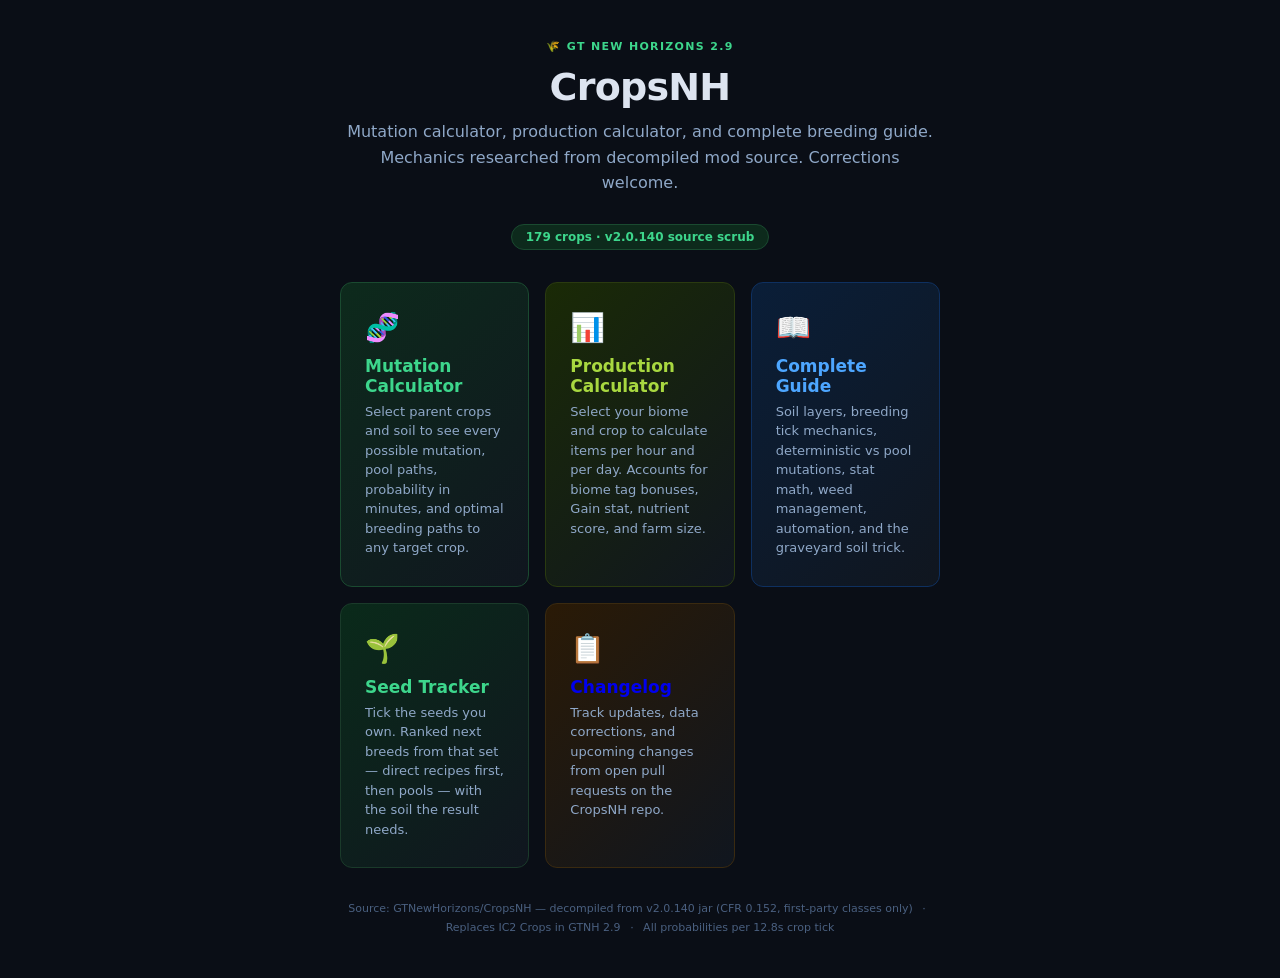
<file: index.html>
<!DOCTYPE html>
<html lang="en">
<head>
<meta charset="UTF-8">
<meta name="viewport" content="width=device-width, initial-scale=1.0">
<title>CropsNH — GTNH 2.9</title>
<link rel="icon" href="data:image/svg+xml,<svg xmlns='http://www.w3.org/2000/svg' viewBox='0 0 32 32'><rect width='32' height='32' rx='6' fill='%230d2a1c'/><text x='16' y='24' font-size='20' text-anchor='middle'>🌾</text></svg>">
<style>
  :root {
    --bg:#0a0e16;--bg2:#10161f;--bg3:#171e2a;
    --bdr:#263040;--tx:#dde4f0;--tx2:#8fa8c8;--tx3:#4a6080;
    --grn:#3dd68c;--grn-d:#0d2a1c;--grn-b:#1a4a30;
    --blu:#4da6ff;--blu-d:#0a1e38;--blu-b:#0e3060;
    --amb:#f5a623;--amb-d:#2a1a06;--amb-b:#4a300a;
  }
  *{box-sizing:border-box;margin:0;padding:0}
  body{background:var(--bg);color:var(--tx);font-family:'Segoe UI',system-ui,sans-serif;min-height:100vh;display:flex;flex-direction:column;align-items:center;justify-content:center;padding:40px 20px}
  .wrap{max-width:600px;width:100%;text-align:center}
  .tag{font-size:11px;font-weight:700;text-transform:uppercase;letter-spacing:.12em;color:var(--grn);margin-bottom:12px}
  h1{font-size:38px;font-weight:800;letter-spacing:-.02em;margin-bottom:10px}
  .sub{font-size:16px;color:var(--tx2);margin-bottom:28px;line-height:1.6}
  .verified-badge{display:inline-flex;align-items:center;gap:6px;background:var(--grn-d);border:1px solid var(--grn-b);color:var(--grn);font-size:12px;padding:5px 14px;border-radius:20px;font-weight:600;margin-bottom:32px}
  .cards{display:grid;gap:16px;margin-bottom:32px}
  .card{display:block;background:var(--bg2);border:1px solid var(--bdr);border-radius:12px;padding:28px 24px;text-decoration:none;transition:all .15s;text-align:left}
  .card:hover{border-color:var(--bdr);transform:translateY(-2px)}
  .card.primary{border-color:var(--grn-b);background:linear-gradient(135deg,var(--grn-d),var(--bg2))}
  .card.primary:hover{border-color:var(--grn)}
  .card.secondary{border-color:var(--blu-b);background:linear-gradient(135deg,var(--blu-d),var(--bg2))}
  .card.secondary:hover{border-color:var(--blu)}
  .card-icon{font-size:28px;margin-bottom:12px}
  .card-title{font-size:17px;font-weight:700;margin-bottom:6px}
  .card.primary .card-title{color:var(--grn)}
  .card.secondary .card-title{color:var(--blu)}
  .card-desc{font-size:13px;color:var(--tx2);line-height:1.5}
  .meta{font-size:11px;color:var(--tx3);line-height:1.7}
  .meta a{color:var(--tx3);text-decoration:none}
  .meta a:hover{color:var(--tx2)}
  .dot{margin:0 6px}
  @media(max-width:500px){.cards{grid-template-columns:1fr!important}}
</style>
</head>
<body>
<div class="wrap">
  <div class="tag">🌾 GT New Horizons 2.9</div>
  <h1>CropsNH</h1>
  <p class="sub">Mutation calculator, production calculator, and complete breeding guide.<br>Mechanics researched from decompiled mod source. Corrections welcome.</p>
  <div class="verified-badge">179 crops · v2.0.140 source scrub</div>
  <div class="cards" style="grid-template-columns:repeat(3,1fr)">
    <a href="calculator.html" class="card primary">
      <div class="card-icon">🧬</div>
      <div class="card-title">Mutation Calculator</div>
      <div class="card-desc">Select parent crops and soil to see every possible mutation, pool paths, probability in minutes, and optimal breeding paths to any target crop.</div>
    </a>
    <a href="production.html" class="card" style="border-color:#2a3a10;background:linear-gradient(135deg,#1a2a06,#10161f)">
      <div class="card-icon">📊</div>
      <div class="card-title" style="color:#a8d840">Production Calculator</div>
      <div class="card-desc">Select your biome and crop to calculate items per hour and per day. Accounts for biome tag bonuses, Gain stat, nutrient score, and farm size.</div>
    </a>
    <a href="guide.html" class="card secondary">
      <div class="card-icon">📖</div>
      <div class="card-title">Complete Guide</div>
      <div class="card-desc">Soil layers, breeding tick mechanics, deterministic vs pool mutations, stat math, weed management, automation, and the graveyard soil trick.</div>
    </a>
    <a href="collection.html" class="card" style="border-color:#1a3a2a;background:linear-gradient(135deg,#0a2a1a,#10161f)">
      <div class="card-icon">🌱</div>
      <div class="card-title" style="color:var(--grn)">Seed Tracker</div>
      <div class="card-desc">Tick the seeds you own. Ranked next breeds from that set — direct recipes first, then pools — with the soil the result needs.</div>
    </a>
    <a href="changelog.html" class="card" style="border-color:#3a2a10;background:linear-gradient(135deg,#2a1a06,#10161f)">
      <div class="card-icon">📋</div>
      <div class="card-title">Changelog</div>
      <div class="card-desc">Track updates, data corrections, and upcoming changes from open pull requests on the CropsNH repo.</div>
    </a>
  </div>
  <div class="meta">
    Source: <a href="https://github.com/GTNewHorizons/CropsNH" target="_blank">GTNewHorizons/CropsNH</a> — decompiled from v2.0.140 jar (CFR 0.152, first-party classes only)
    <span class="dot">·</span>
    Replaces IC2 Crops in GTNH 2.9
    <span class="dot">·</span>
    All probabilities per 12.8s crop tick
  </div>
</div>
</body>
</html>
</file>
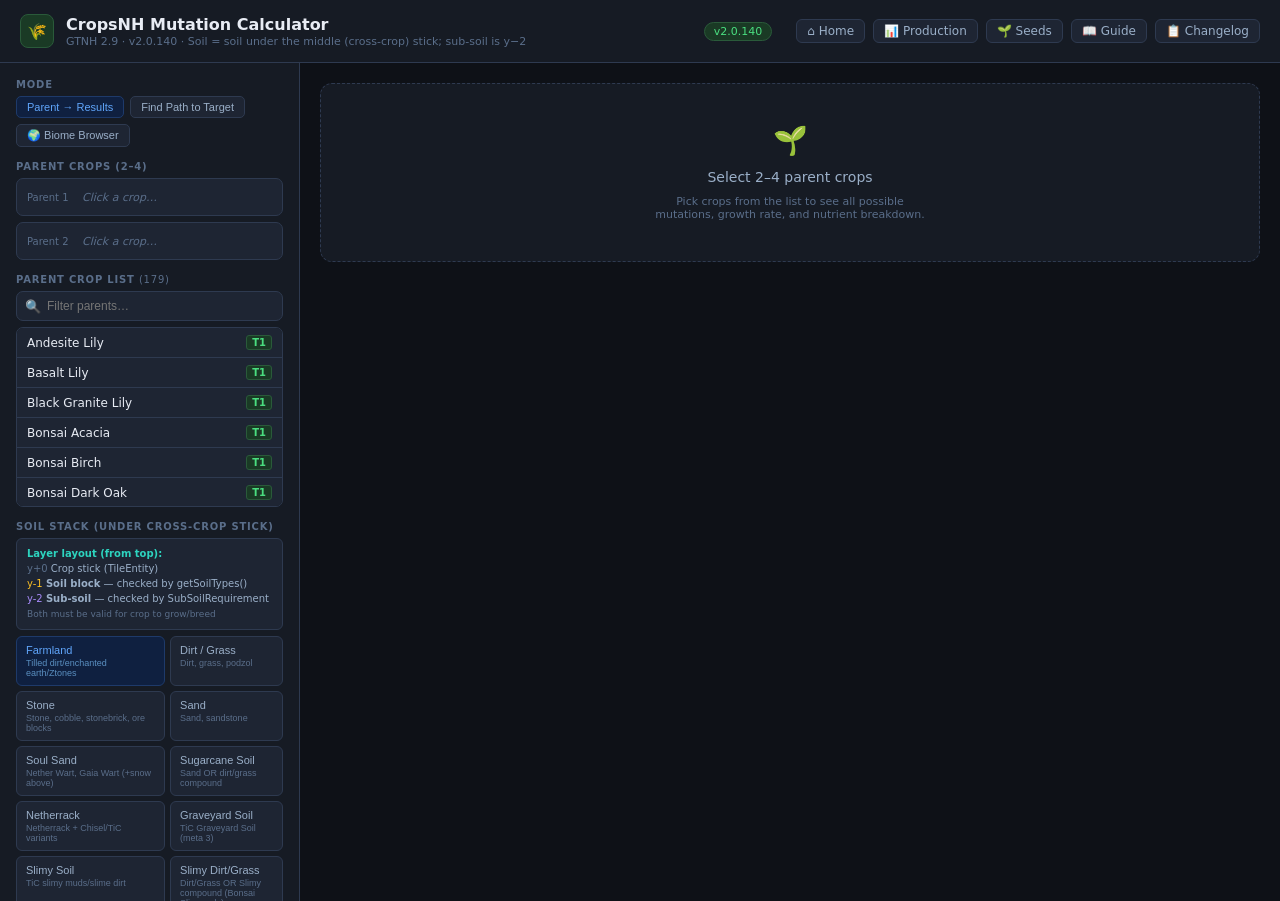
<file: calculator.html>
<!DOCTYPE html>
<html lang="en">
<head>
<meta charset="UTF-8">
<meta name="viewport" content="width=device-width, initial-scale=1.0">
<title>CropsNH Mutation Calculator</title>
<link rel="icon" href="data:image/svg+xml,<svg xmlns='http://www.w3.org/2000/svg' viewBox='0 0 32 32'><rect width='32' height='32' rx='6' fill='%230d2a1c'/><text x='16' y='24' font-size='20' text-anchor='middle'>🌾</text></svg>">
<link rel="stylesheet" href="css/shared.css">
<link rel="stylesheet" href="css/calculator.css">
</head>
<body>
<div class="hdr">
  <div class="hdr-icon">🌾</div>
  <div>
    <div class="hdr-title">CropsNH Mutation Calculator</div>
    <div class="hdr-sub">GTNH 2.9 · v2.0.140 · Soil = soil under the middle (cross-crop) stick; sub-soil is y−2</div>
  </div>
  <div class="badge">v2.0.140</div>
  <div class="hdr-nav">
    <a href="index.html">⌂ Home</a>
    <a href="production.html">📊 Production</a>
    <a href="collection.html">🌱 Seeds</a>
    <a href="guide.html">📖 Guide</a>
    <a href="changelog.html">📋 Changelog</a>
  </div>
</div>
<div class="main">
<div class="side">
  <div>
    <div class="slabel">Mode</div>
    <div style="display:flex;gap:6px;flex-wrap:wrap">
      <button class="fbtn act" id="modeParents" onclick="setMode('parents')">Parent → Results</button>
      <button class="fbtn" id="modeTarget" onclick="setMode('target')">Find Path to Target</button>
      <button class="fbtn" id="modeBiome" onclick="setMode('biome')">🌍 Biome Browser</button>
    </div>
  </div>
  <div id="modeParentsUI">
    <div class="slabel">Parent Crops (2–4)</div>
    <div class="pslots" id="parentSlots"></div>
  </div>
  <div id="modeBiomeUI" style="display:none">
    <div class="slabel">Select Biome</div>
    <div class="sw"><span class="sw-ic">🔍</span><input type="text" id="biomeSearch" placeholder="Search biome…" oninput="filterBiomes()"></div>
    <div class="clist" id="biomeList" style="margin-top:6px"></div>
  </div>
  <div id="modeTargetUI" style="display:none">
    <div class="slabel">Target Crop</div>
    <div class="sw" style="margin-bottom:8px">
      <span class="sw-ic">🎯</span>
      <input type="text" id="targetSearch" placeholder="Search target…" oninput="filterTargets()">
    </div>
    <div class="clist" id="targetList"></div>
    <div id="targetSelected" style="margin-top:8px;font-size:12px;color:var(--tx3)">No target selected</div>
  </div>
  <div id="cropListPanel">
    <div class="slabel">Parent crop list <span id="cropCountLbl" style="font-weight:400;color:var(--tx3)"></span></div>
    <div class="sw"><span class="sw-ic">🔍</span><input type="text" id="cropSearch" placeholder="Filter parents…" oninput="filterCrops()"></div>
    <div style="margin-top:6px"></div>
    <div class="clist" id="cropList"></div>
  </div>
  <div id="soilPanel">
    <div class="slabel">Soil Stack (under cross-crop stick)</div>
    <div style="font-size:10px;color:var(--tx2);margin-bottom:6px;line-height:1.5;background:var(--bg3);border:1px solid var(--bdr);border-radius:6px;padding:7px 10px">
      <strong style="color:var(--tel)">Layer layout (from top):</strong><br>
      <span style="color:var(--tx3)">y+0</span> Crop stick (TileEntity)<br>
      <span style="color:var(--amb)">y-1</span> <strong>Soil block</strong> — checked by getSoilTypes()<br>
      <span style="color:var(--pur)">y-2</span> <strong>Sub-soil</strong> — checked by SubSoilRequirement<br>
      <span style="color:var(--tx3);font-size:9px">Both must be valid for crop to grow/breed</span>
    </div>
    <div class="soilgrid" id="soilSelect"></div>
  </div>
  <div id="statsNotePanel" style="background:var(--bg3);border:1px solid var(--bdr);border-radius:6px;padding:8px 12px;font-size:11px;color:var(--tx3);line-height:1.5">
    <strong style="color:var(--tx2)">Seed stats don't affect mutation odds.</strong><br>
    Once parents reach ≥80% growth they stay there while breeding — you're not harvesting. Growth only matters for the initial ramp-up. Probability depends only on parent species, pool memberships, and soil.
  </div>
  <div id="envPanel">
    <div class="slabel">Environment</div>
    <div style="font-size:10px;color:var(--tx3);margin-bottom:7px;background:var(--bg3);border:1px solid var(--bdr);border-radius:6px;padding:6px 10px;line-height:1.5">
      Environment affects <strong style="color:var(--tx2)">nutrient score</strong> → crop growth speed and health. It does <strong style="color:var(--tx2)">not</strong> affect mutation probability. At 31/31/31 with mature parents, these only matter for keeping crops healthy enough to keep breeding.
    </div>
    <div class="envt" id="envToggles">
      <button class="etbtn act" id="envSky" onclick="togEnv('sky')">☀️ Sky</button>
      <button class="etbtn" id="envHumid" onclick="togEnv('humid')" title="Biome humidity doesn't affect mutation odds — only growth rate. This toggle is informational only.">💧 High humid (growth only)</button>
      <button class="etbtn" id="envBiome1" onclick="togEnv('biome1')">🌿 1 liked biome</button>
      <button class="etbtn" id="envBiome2" onclick="togEnv('biome2')">🌿 2 liked biomes</button>
      <button class="etbtn" id="envFert" onclick="togEnv('fert')">🧪 Fert full</button>
      <button class="etbtn" id="envWater" onclick="togEnv('water')">💦 Water full</button>
    </div>
  </div>

</div>
<div class="content" id="content">
  <div class="hint"><div class="hint-icon">🌱</div><div class="hint-title">Select mode and crops to begin</div><div style="font-size:11px;max-width:280px;margin-top:4px">Parent → Results: pick two parents. Path to Target: pick a crop to breed toward. Biome Browser: pick a biome only — no crop search on that mode.</div></div>
</div>
</div>

<script src="js/data.js"></script>
<script src="js/pools-2.0.114.js"></script>
<script src="js/muts-2.0.114.js"></script>
<script src="js/engine.js"></script>
</body>
</html>
</file>
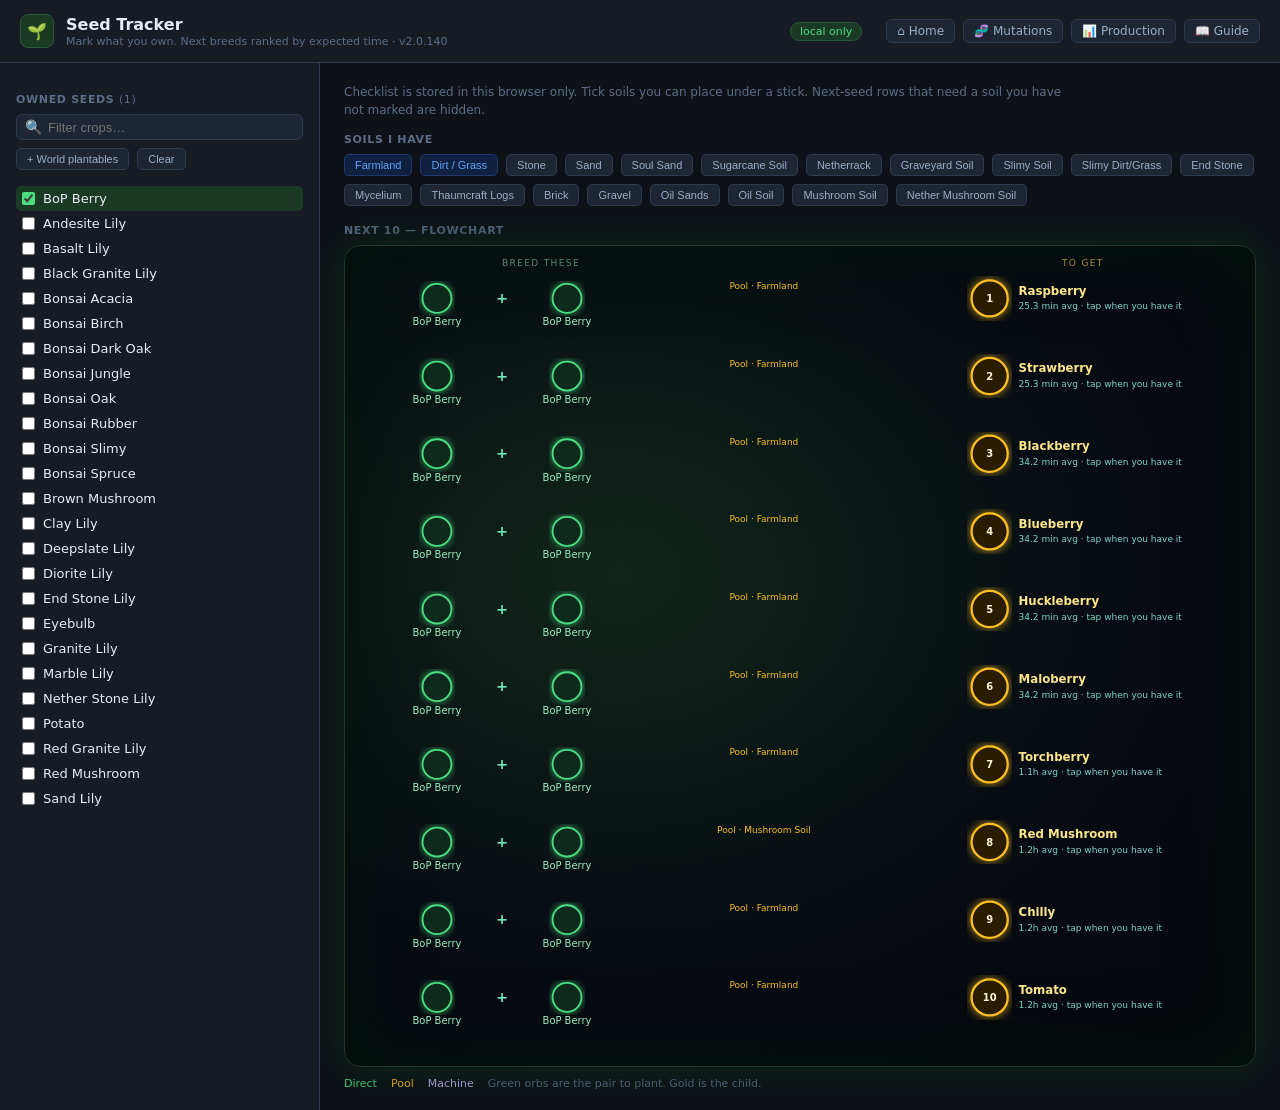
<file: collection.html>
<!DOCTYPE html>
<html lang="en">
<head>
<meta charset="UTF-8">
<meta name="viewport" content="width=device-width, initial-scale=1.0">
<title>CropsNH Seed Tracker</title>
<link rel="icon" href="data:image/svg+xml,<svg xmlns='http://www.w3.org/2000/svg' viewBox='0 0 32 32'><rect width='32' height='32' rx='6' fill='%230d2a1c'/><text x='16' y='24' font-size='20' text-anchor='middle'>🌾</text></svg>">
<link rel="stylesheet" href="css/shared.css">
<style>
.main{display:grid;grid-template-columns:320px 1fr;min-height:calc(100vh - 63px)}
.side{background:var(--bg2);border-right:1px solid var(--bdr);padding:16px;overflow:auto}
.content{padding:20px 24px;overflow:auto}
.slabel{font-size:11px;font-weight:700;text-transform:uppercase;letter-spacing:.06em;color:var(--tx3);margin:14px 0 8px}
.sw{display:flex;align-items:center;gap:6px;background:var(--bg3);border:1px solid var(--bdr);border-radius:6px;padding:4px 8px}
.sw input{flex:1;background:transparent;border:0;color:var(--tx);outline:none;font-size:13px}
.clist{max-height:calc(100vh - 280px);overflow:auto;margin-top:8px}
.ci{display:flex;align-items:center;gap:8px;padding:5px 6px;border-radius:5px;cursor:pointer;font-size:13px}
.ci:hover{background:var(--bg3)}
.ci.on{background:var(--grn-d)}
.ci input{accent-color:var(--grn)}
.hint{color:var(--tx3);font-size:12px;line-height:1.5;max-width:720px}
.row{display:grid;grid-template-columns:1.1fr .9fr 110px 90px 140px;gap:8px;align-items:center;padding:10px 12px;background:var(--bg2);border:1px solid var(--bdr);border-radius:8px;margin-bottom:8px}
.row.head{background:transparent;border:0;color:var(--tx3);font-size:10px;text-transform:uppercase;letter-spacing:.06em;padding:0 12px 8px}
.nm{font-weight:600}
.parents{font-size:12px;color:var(--tx2)}
.soil{font-size:11px;color:var(--tel)}
.kind-det{color:var(--grn);font-size:11px;font-weight:700}
.kind-pool{color:var(--amb);font-size:11px;font-weight:700}
.kind-mach{color:var(--pur);font-size:11px;font-weight:700}
.kind-none{color:var(--tx3);font-size:11px}
.time{font-size:12px;color:var(--tx)}
.toolbar{display:flex;gap:8px;flex-wrap:wrap;margin:8px 0 16px}
.stage{position:relative;background:radial-gradient(ellipse at 30% 40%,#10261a 0%,#070b12 55%,#05070c 100%);border:1px solid #1c3a2a;border-radius:16px;overflow:auto;min-height:520px;box-shadow:inset 0 0 80px #04140c,0 0 40px #0a2a18}
.stage svg{display:block;min-width:640px}
.legend{display:flex;gap:14px;flex-wrap:wrap;font-size:11px;color:var(--tx3);margin-top:10px}
@media(max-width:900px){.main{grid-template-columns:1fr}.row,.row.head{grid-template-columns:1fr}}
</style>
</head>
<body>
<div class="hdr">
  <div class="hdr-icon">🌱</div>
  <div>
    <div class="hdr-title">Seed Tracker</div>
    <div class="hdr-sub">Mark what you own. Next breeds ranked by expected time · v2.0.140</div>
  </div>
  <div class="badge">local only</div>
  <div class="hdr-nav">
    <a href="index.html">⌂ Home</a>
    <a href="calculator.html">🧬 Mutations</a>
    <a href="production.html">📊 Production</a>
    <a href="guide.html">📖 Guide</a>
  </div>
</div>
<div class="main">
  <div class="side">
    <div class="slabel">Owned seeds <span id="ownedCount" style="font-weight:400"></span></div>
    <div class="sw"><span>🔍</span><input id="ownedSearch" placeholder="Filter crops…" oninput="renderOwnedList()"></div>
    <div class="toolbar">
      <button class="fbtn" onclick="markPlantables()">+ World plantables</button>
      <button class="fbtn" onclick="clearOwned()">Clear</button>
    </div>
    <div class="clist" id="ownedList"></div>
  </div>
  <div class="content">
    <p class="hint">Checklist is stored in this browser only. Tick soils you can place under a stick. Next-seed rows that need a soil you have not marked are hidden.</p>
    <div class="slabel">Soils I have</div>
    <div id="soilPills" class="toolbar"></div>
    <div class="slabel" style="margin-top:18px">Next 10 — flowchart</div>
    <div id="results">
      <div class="hint">Tick at least one owned crop.</div>
    </div>
  </div>
</div>
<script src="js/data.js"></script>
<script src="js/pools-2.0.114.js"></script>
<script src="js/muts-2.0.114.js"></script>
<script src="js/collection.js"></script>
</body>
</html>
</file>
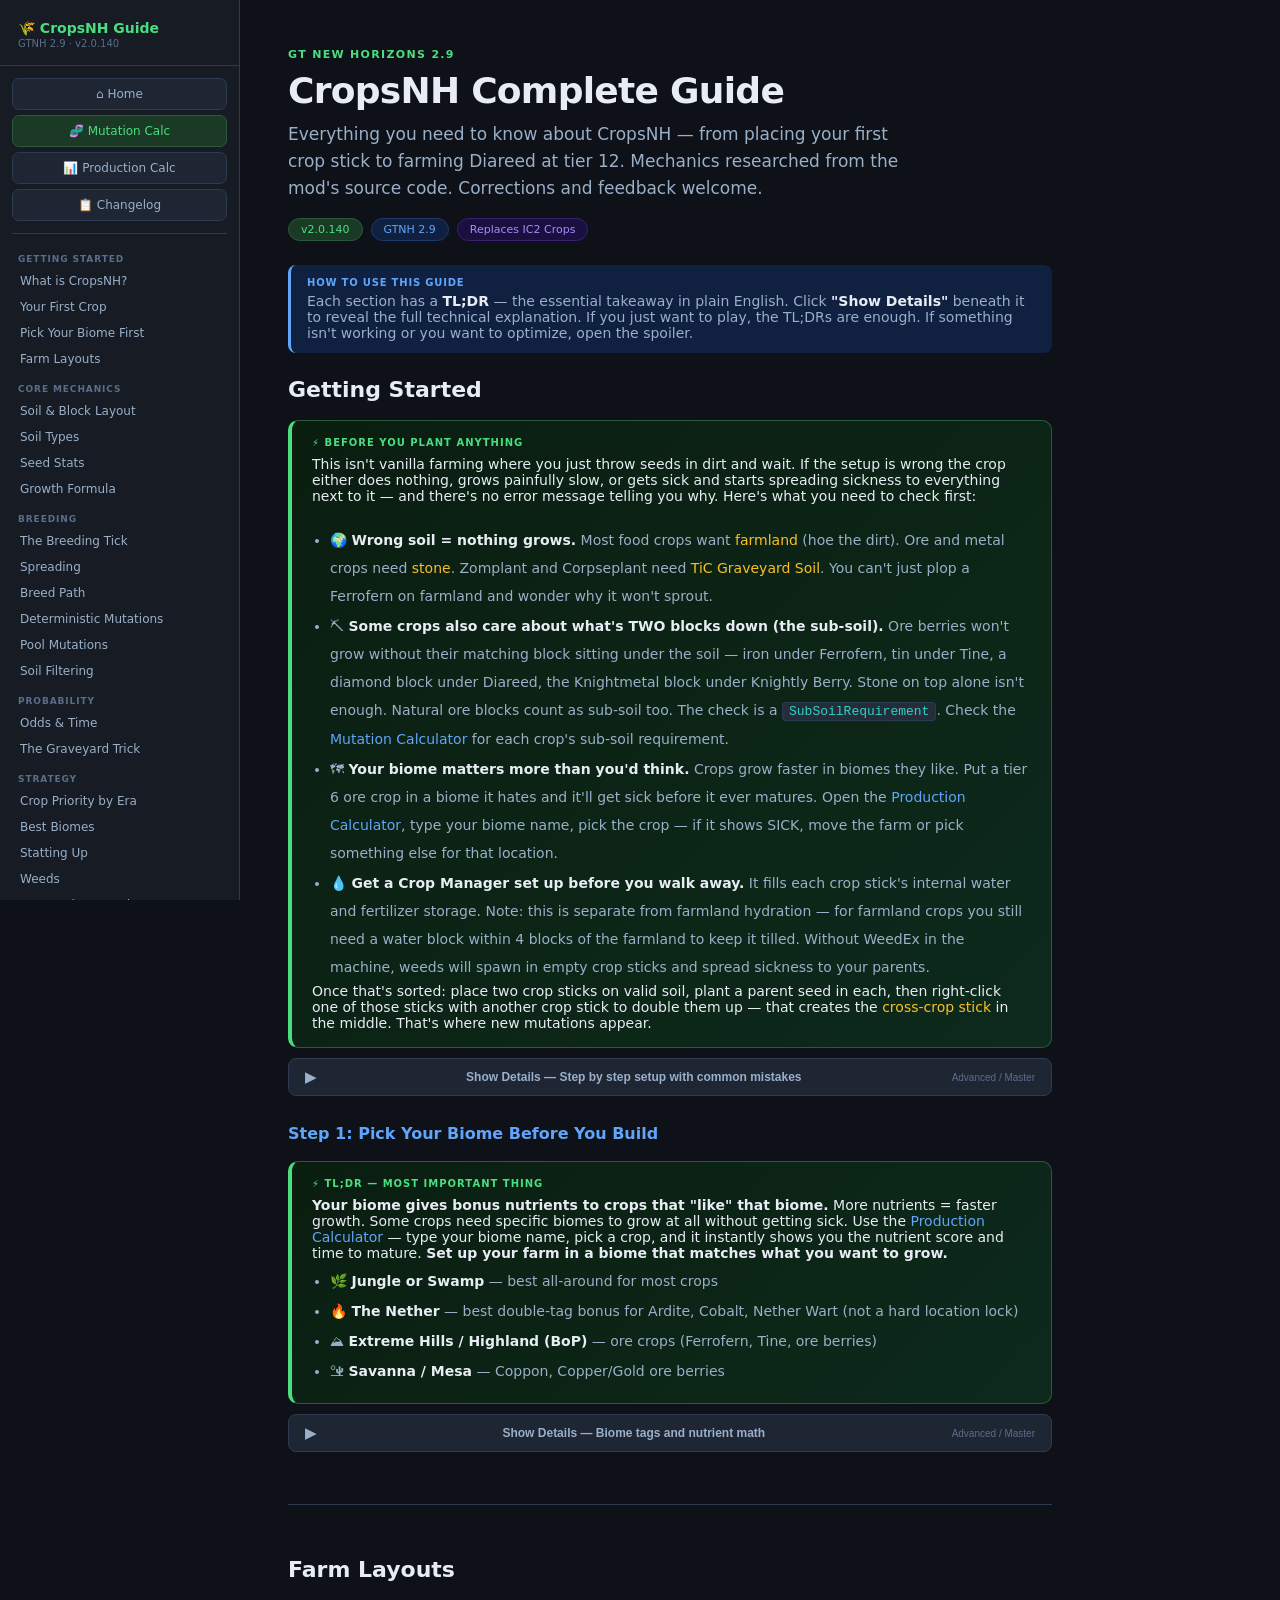
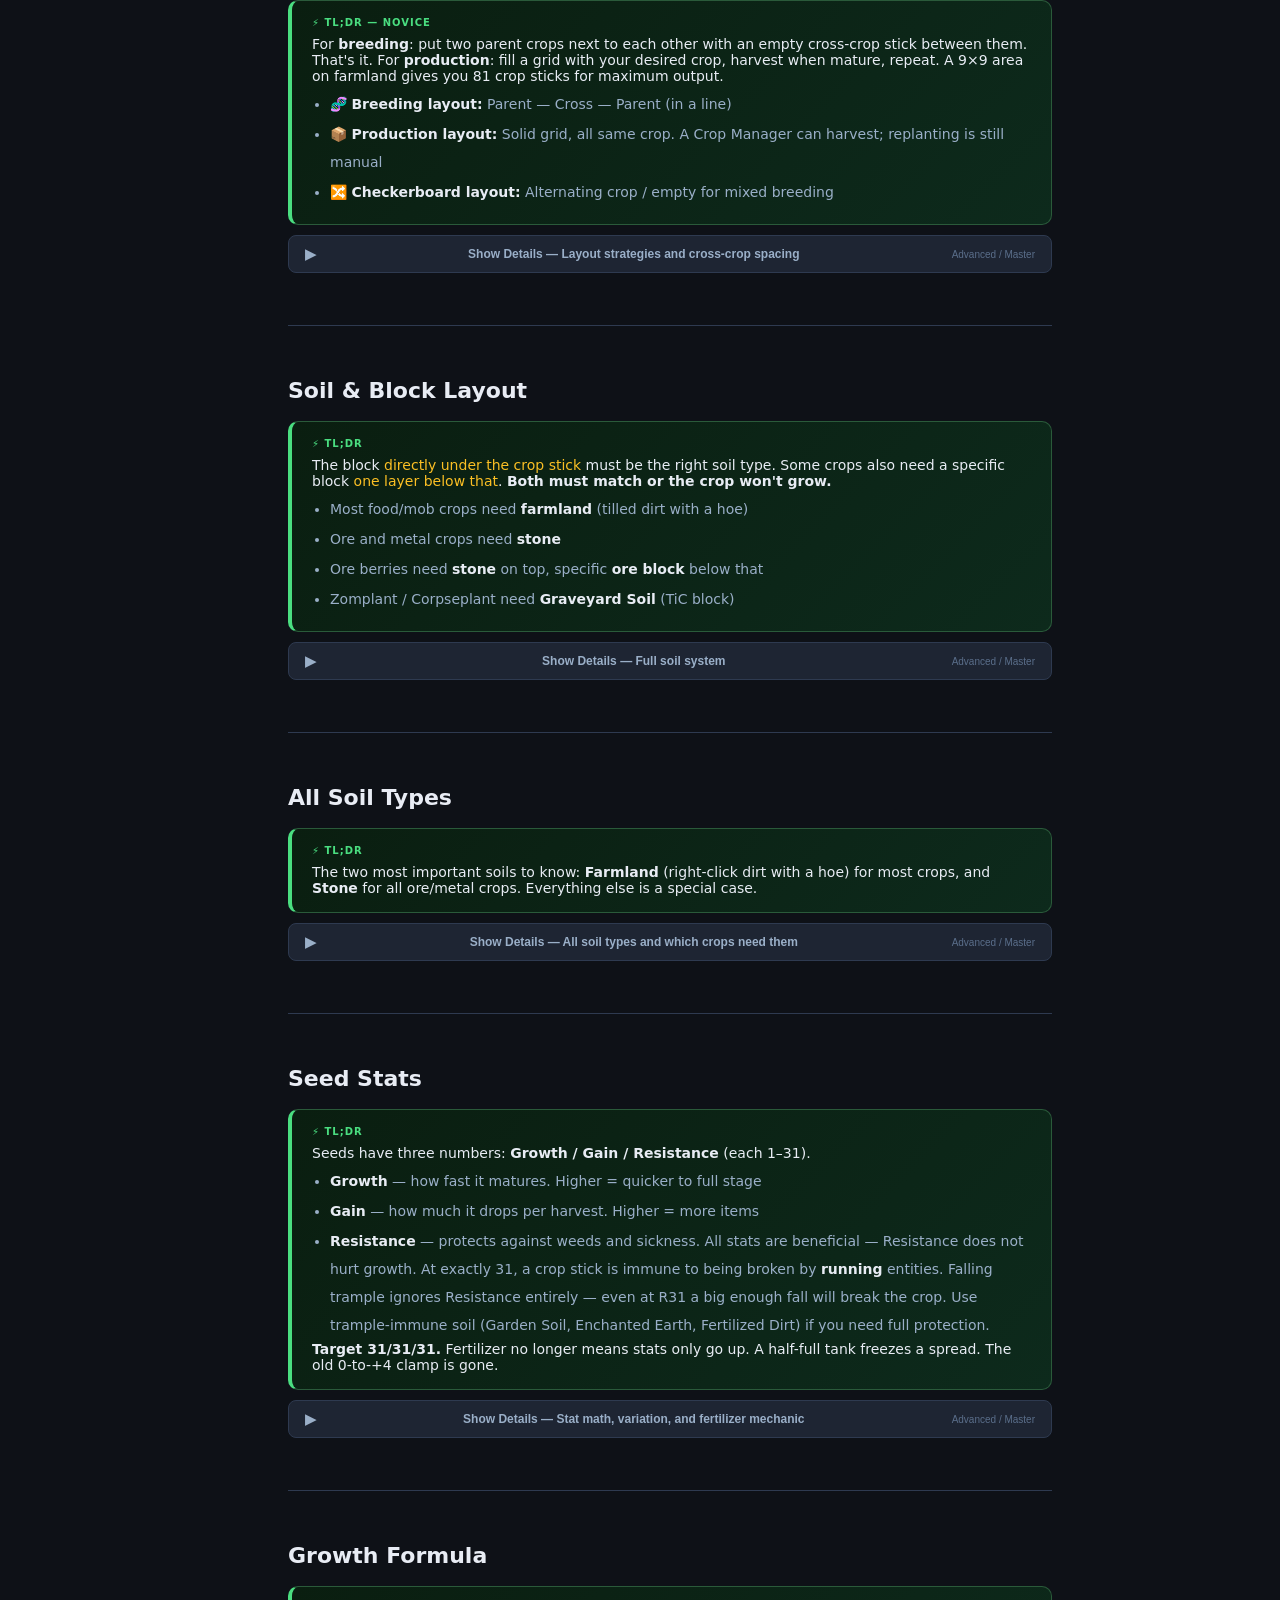
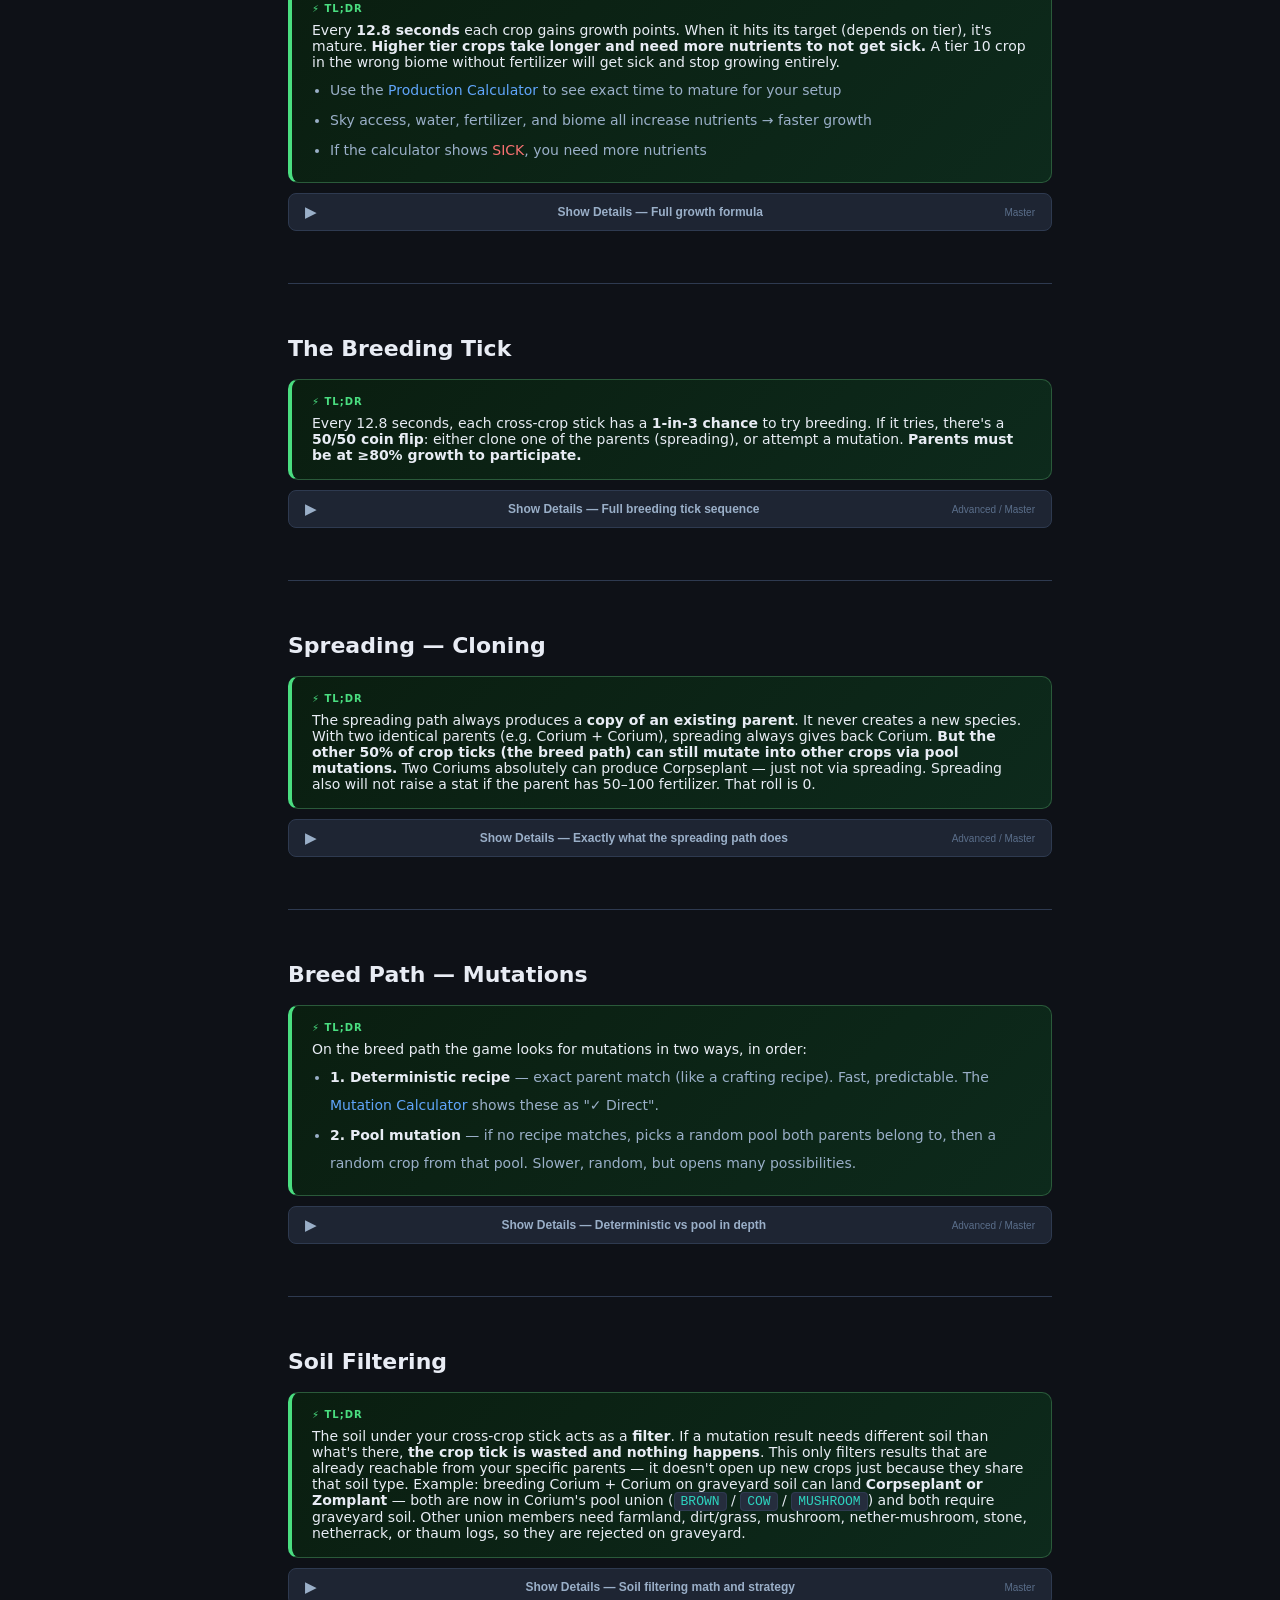
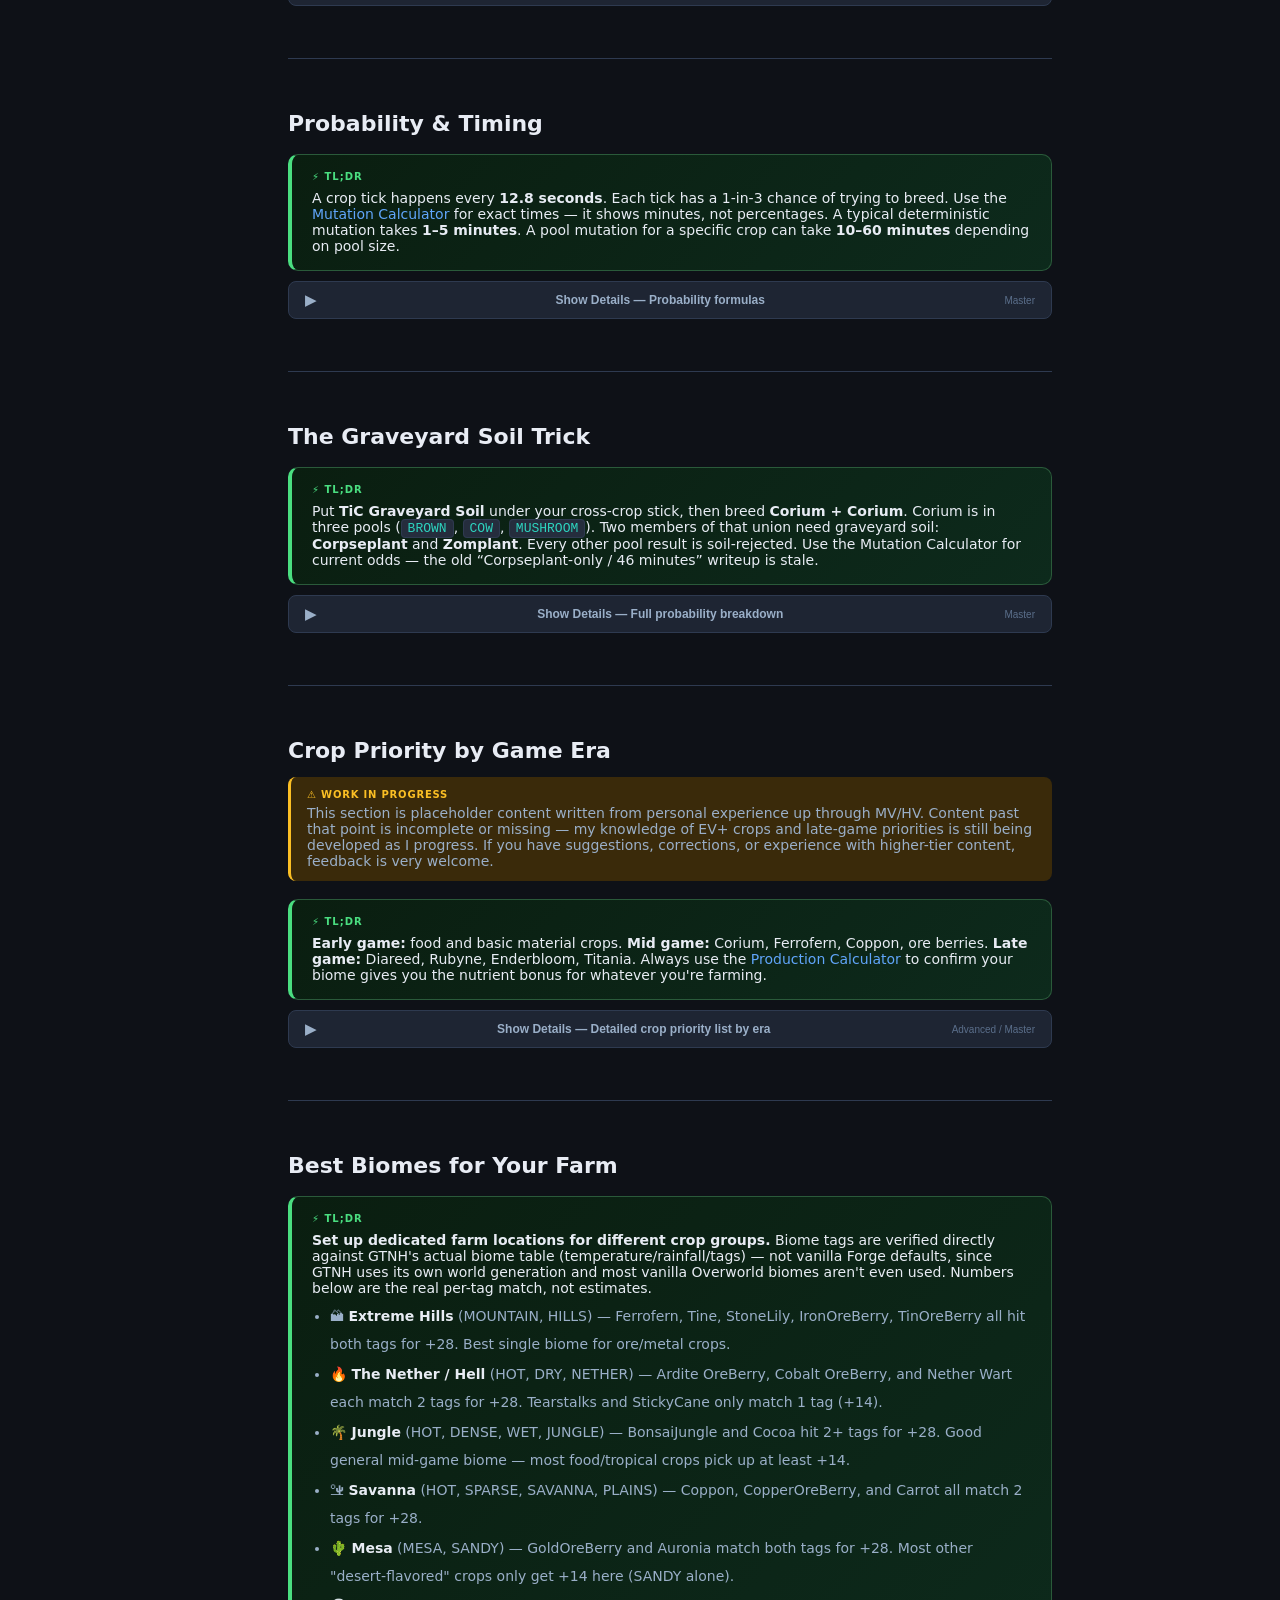
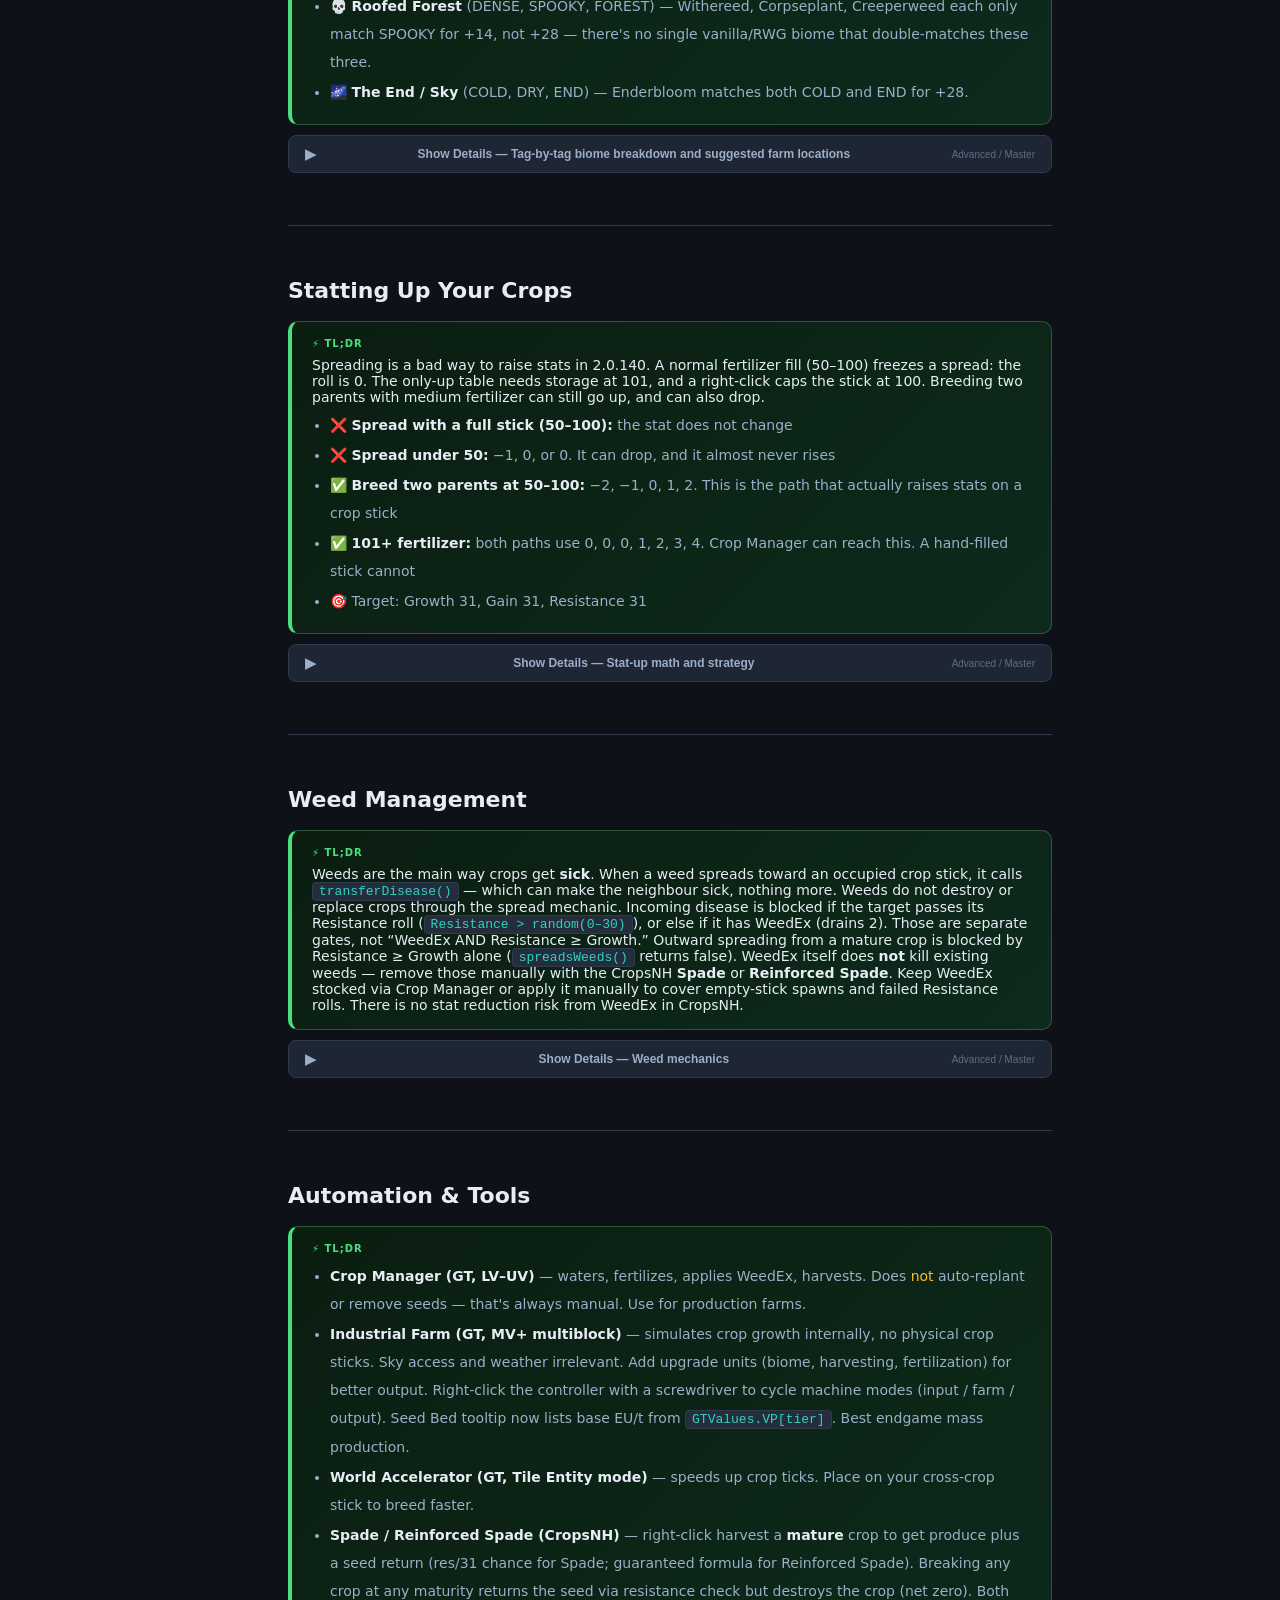
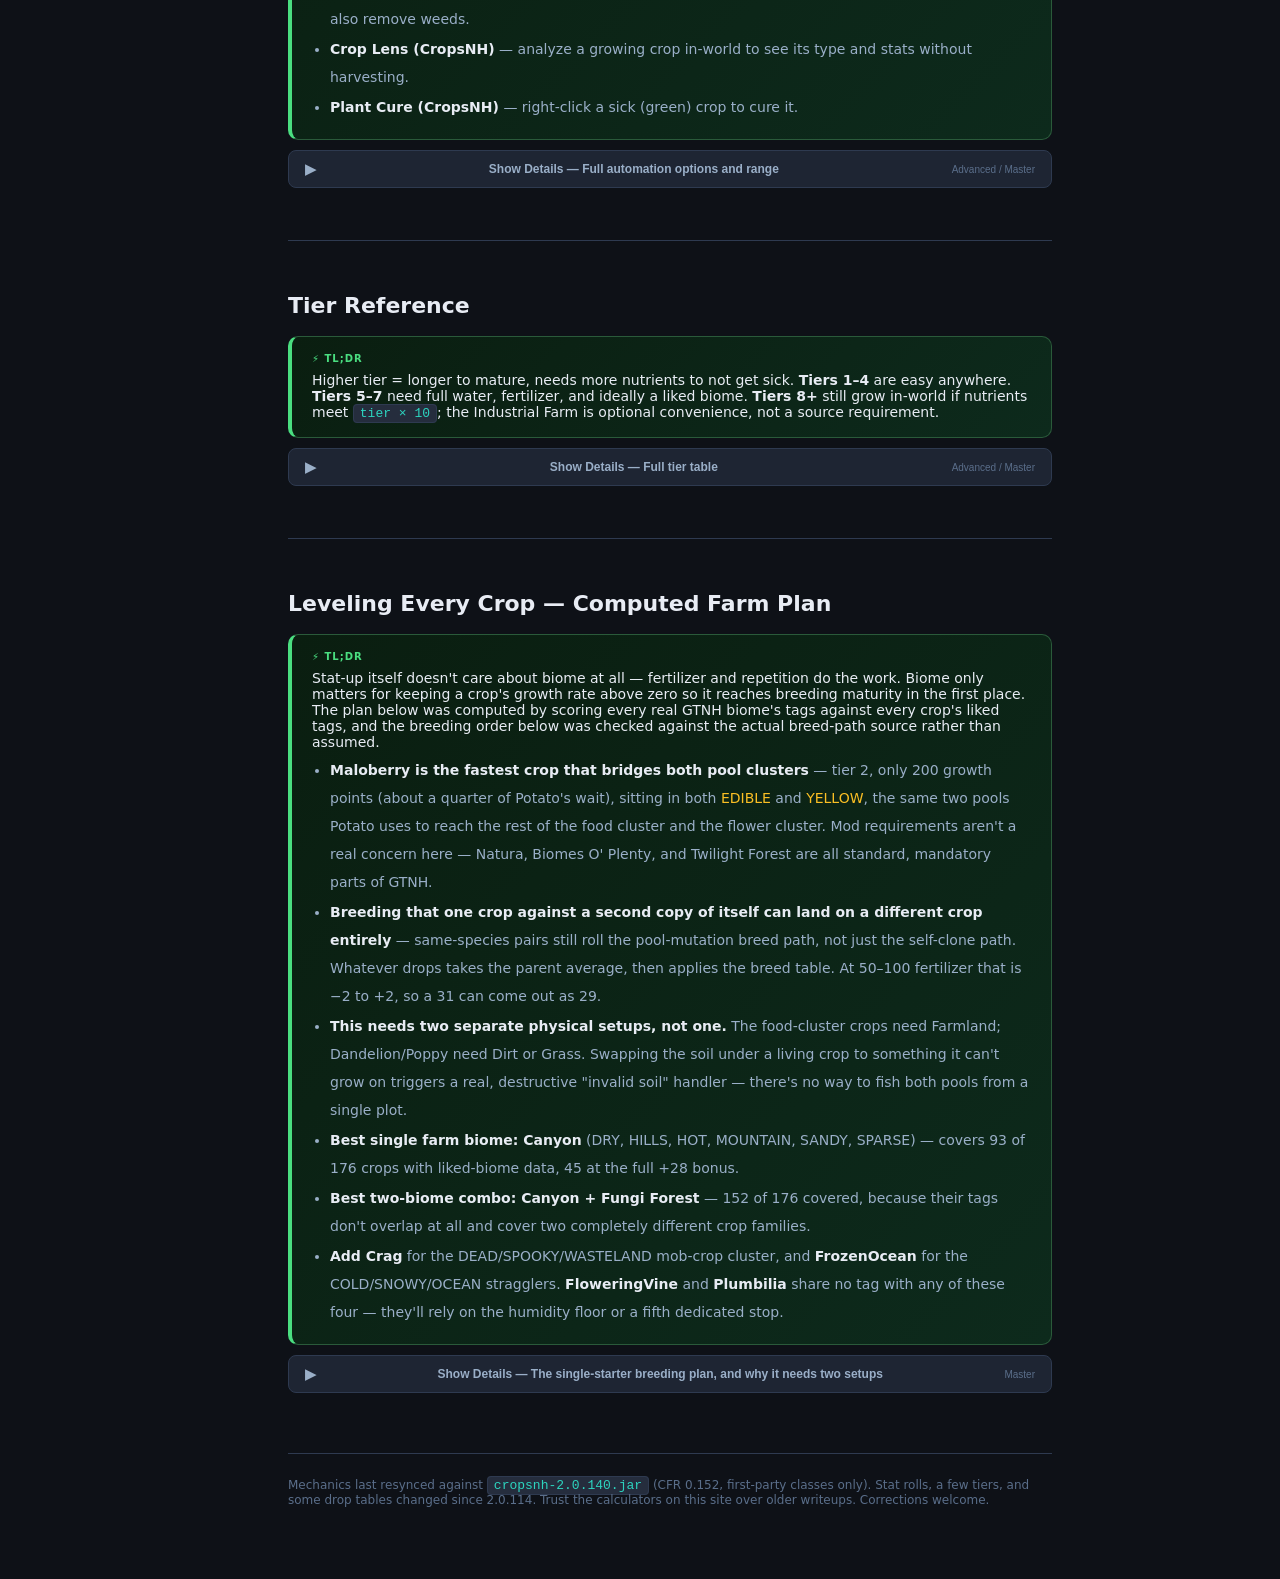
<file: guide.html>
<!DOCTYPE html>
<html lang="en">
<head>
<meta charset="UTF-8">
<meta name="viewport" content="width=device-width, initial-scale=1.0">
<title>CropsNH Complete Guide — GTNH 2.9</title>
<link rel="icon" href="data:image/svg+xml,<svg xmlns='http://www.w3.org/2000/svg' viewBox='0 0 32 32'><rect width='32' height='32' rx='6' fill='%230d2a1c'/><text x='16' y='24' font-size='20' text-anchor='middle'>🌾</text></svg>">
<link rel="stylesheet" href="css/shared.css">
<link rel="stylesheet" href="css/guide.css">
</head>
<body>

<nav>
  <div class="nav-logo">
    <div class="nav-logo-title">🌾 CropsNH Guide</div>
    <div class="nav-logo-sub">GTNH 2.9 · v2.0.140</div>
  </div>
  <div class="nav-links">
    <a href="index.html" class="nav-link-btn">⌂ Home</a>
    <a href="calculator.html" class="nav-link-btn primary">🧬 Mutation Calc</a>
    <a href="production.html" class="nav-link-btn">📊 Production Calc</a>
    <a href="changelog.html" class="nav-link-btn">📋 Changelog</a>
  </div>
  <div class="nav-section">Getting Started</div>
  <a href="#intro">What is CropsNH?</a>
  <a href="#getting-started">Your First Crop</a>
  <a href="#biome-first">Pick Your Biome First</a>
  <a href="#layouts">Farm Layouts</a>
  <div class="nav-section">Core Mechanics</div>
  <a href="#soil">Soil & Block Layout</a>
  <a href="#soils-list">Soil Types</a>
  <a href="#stats">Seed Stats</a>
  <a href="#growth">Growth Formula</a>
  <div class="nav-section">Breeding</div>
  <a href="#breeding-tick">The Breeding Tick</a>
  <a href="#spreading">Spreading</a>
  <a href="#breed-path">Breed Path</a>
  <a href="#deterministic">Deterministic Mutations</a>
  <a href="#pools">Pool Mutations</a>
  <a href="#soil-filter">Soil Filtering</a>
  <div class="nav-section">Probability</div>
  <a href="#odds">Odds & Time</a>
  <a href="#soil-trick">The Graveyard Trick</a>
  <div class="nav-section">Strategy</div>
  <a href="#priority">Crop Priority by Era</a>
  <a href="#biome-guide">Best Biomes</a>
  <a href="#stat-up">Statting Up</a>
  <a href="#weed-management">Weeds</a>
  <a href="#automation">Automation &amp; Tools</a>
  <a href="#tier-guide">Tier Reference</a>
  <a href="#leveling-guide">Leveling Every Crop</a>
</nav>

<main>

<!-- ═══ HERO ═══ -->
<div id="intro">
  <div class="hero-tag">GT New Horizons 2.9</div>
  <h1>CropsNH Complete Guide</h1>
  <p class="hero-desc">Everything you need to know about CropsNH — from placing your first crop stick to farming Diareed at tier 12. Mechanics researched from the mod's source code. Corrections and feedback welcome.</p>
  <div class="hero-chips">
    <span class="chip chip-grn">v2.0.140</span>
    <span class="chip chip-blu">GTNH 2.9</span>
    <span class="chip chip-pur">Replaces IC2 Crops</span>
  </div>
  <div class="tip tip-blu"><div class="tip-label">How to use this guide</div>
    Each section has a <strong>TL;DR</strong> — the essential takeaway in plain English. Click <strong>"Show Details"</strong> beneath it to reveal the full technical explanation. If you just want to play, the TL;DRs are enough. If something isn't working or you want to optimize, open the spoiler.
  </div>
</div>

<!-- ═══ GETTING STARTED ═══ -->
<h2 id="getting-started">Getting Started</h2>

<div class="tldr">
  <div class="tldr-label">⚡ Before You Plant Anything</div>
  <div class="tldr-body">
    This isn't vanilla farming where you just throw seeds in dirt and wait. If the setup is wrong the crop either does nothing, grows painfully slow, or gets sick and starts spreading sickness to everything next to it — and there's no error message telling you why. Here's what you need to check first:
    <br><br>
    <ul>
      <li>🌍 <strong>Wrong soil = nothing grows.</strong> Most food crops want <em>farmland</em> (hoe the dirt). Ore and metal crops need <em>stone</em>. Zomplant and Corpseplant need <em>TiC Graveyard Soil</em>. You can't just plop a Ferrofern on farmland and wonder why it won't sprout.</li>
      <li>⛏ <strong>Some crops also care about what's TWO blocks down (the sub-soil).</strong> Ore berries won't grow without their matching block sitting under the soil — iron under Ferrofern, tin under Tine, a diamond block under Diareed, the Knightmetal block under Knightly Berry. Stone on top alone isn't enough. Natural ore blocks count as sub-soil too. The check is a <code>SubSoilRequirement</code>. Check the <a href="calculator.html">Mutation Calculator</a> for each crop's sub-soil requirement.</li>
      <li>🗺 <strong>Your biome matters more than you'd think.</strong> Crops grow faster in biomes they like. Put a tier 6 ore crop in a biome it hates and it'll get sick before it ever matures. Open the <a href="production.html">Production Calculator</a>, type your biome name, pick the crop — if it shows SICK, move the farm or pick something else for that location.</li>
      <li>💧 <strong>Get a Crop Manager set up before you walk away.</strong> It fills each crop stick's internal water and fertilizer storage. Note: this is separate from farmland hydration — for farmland crops you still need a water block within 4 blocks of the farmland to keep it tilled. Without WeedEx in the machine, weeds will spawn in empty crop sticks and spread sickness to your parents.</li>
    </ul>
    Once that's sorted: place two crop sticks on valid soil, plant a parent seed in each, then right-click one of those sticks with another crop stick to double them up — that creates the <em>cross-crop stick</em> in the middle. That's where new mutations appear.
  </div>
</div>
<div class="spoiler-wrap">
  <button class="spoiler-toggle" onclick="toggleSpoiler(this)"><span class="s-icon">▶</span><span class="s-label">Show Details — Step by step setup with common mistakes</span><span class="s-hint">Advanced / Master</span></button>
  <div class="spoiler-content">
    <h4>Step-by-step setup</h4>
    <div class="steps">
      <div class="step step-grn"><div class="step-line"><div class="step-dot">1</div><div class="step-conn"></div></div><div class="step-body">
        <div class="step-title">Check the soil requirement</div>
        <div class="step-desc">Look up your crop in the <a href="calculator.html">Mutation Calculator</a> — it shows the required soil type (y−1) and sub-soil (y−2) for every crop. Prepare the ground accordingly before placing anything.</div>
      </div></div>
      <div class="step step-blu"><div class="step-line"><div class="step-dot">2</div><div class="step-conn"></div></div><div class="step-body">
        <div class="step-title">Check your biome</div>
        <div class="step-desc">Open the <a href="production.html">Production Calculator</a>, enter your biome name, pick your crop. If the nutrient score is too low for the crop's tier, it will show SICK. Either move your farm or choose a different crop for that location.</div>
      </div></div>
      <div class="step step-amb"><div class="step-line"><div class="step-dot">3</div><div class="step-conn"></div></div><div class="step-body">
        <div class="step-title">Prepare the soil layers</div>
        <div class="step-desc">For farmland crops: till dirt with a hoe, make sure there's water nearby to keep it tilled. For stone-soil crops: place stone, cobblestone, or stone brick. For ore berries: stone on top, ore block one layer below the stone.</div>
      </div></div>
      <div class="step step-pur"><div class="step-line"><div class="step-dot">4</div><div class="step-conn"></div></div><div class="step-body">
        <div class="step-title">Place crop sticks and plant</div>
        <div class="step-desc">Craft crop sticks: 1 log + Saw + File → 2 GT Long Sticks; 4 GT Long Sticks → 4 crop sticks. Place on valid soil. Right-click with your seed to plant. Plant a second parent one block away. Right-click a planted crop stick with another crop stick to create the cross-crop between them.</div>
      </div></div>
      <div class="step step-tel"><div class="step-line"><div class="step-dot">5</div></div><div class="step-body">
        <div class="step-title">Add a Crop Manager and wait</div>
        <div class="step-desc">Place a Crop Manager nearby stocked with water, fertilizer, and WeedEx. It fills each crop's internal storage — not the farmland. For farmland crops, also place a water source block within 4 blocks to keep farmland tilled. Parents must reach ≥80% growth before they can breed. Once mature they stay there and breed indefinitely. <strong>Note:</strong> the Crop Manager does not auto-replant or remove seeds — that is always done manually by the player.</div>
      </div></div>
    </div>
    <div class="tip tip-red"><div class="tip-label">When it's not working — things to check</div>
      <strong>Nothing is happening — no growth at all:</strong> most likely nutrients are too low for the crop's tier. When that happens, the game rolls Resistance against the crop's bad luck each crop tick — at Resistance 31 it always sits quietly dormant, but at lower Resistance there's a real chance it turns sick (green) instead. Check the Production Calculator — if it shows SICK, you need a better biome, more fertilizer, or a lower-tier crop. Also check sub-soil (y−2): ore berries and ore crops need their specific block two layers down.<br>
      <strong>Tried to plant a seed and got a "wrong soil" message:</strong> CropsNH tells you directly and refuses to plant on wrong soil — so if planting worked but nothing is growing, soil is NOT the problem. Look at nutrients and sub-soil (y−2) instead.<br>
      <strong>Farmland keeps turning back to dirt:</strong> needs a water source within 4 blocks. The Crop Manager fills crop water storage but does not hydrate farmland — that requires a water block nearby (vanilla mechanic).<br>
      <strong>Crop turned <em>green</em> and stopped growing:</strong> it's sick. Use a <strong>Plant Cure</strong> to restore it, then fix the root cause — usually nutrients too low or weed spread. Sickness itself never kills the plant — but see the weed warning below, since weeds are a separate threat that can.<br>
      <strong>Weeds appearing:</strong> weeds spread <em>sickness</em> to adjacent crops — they don't destroy or replace them. When a weed tries to spread toward an occupied crop stick, the code calls <code>transferDisease()</code>. That call is blocked if the target passes <code>Resistance &gt; random(0–30)</code>, or else if it has WeedEx (drains 2). The only way a weed actually overwrites an existing crop is through the autonomous weed-spawn mechanic on an empty stick, not through spreading. Existing weeds are never removed automatically. Remove weeds manually with the CropsNH <strong>Spade</strong> or <strong>Reinforced Spade</strong>, or by breaking the crop stick. If a weed has nowhere to spread — no crop stick at all in that direction — it instead converts the Dirt or Farmland under that spot to Grass and plants tall grass on top, so an unchecked weed problem can spread into your base's terrain too.
    </div>
  </div>
</div>

<h3 id="biome-first">Step 1: Pick Your Biome Before You Build</h3>

<div class="tldr">
  <div class="tldr-label">⚡ TL;DR — Most Important Thing</div>
  <div class="tldr-body">
    <strong>Your biome gives bonus nutrients to crops that "like" that biome.</strong> More nutrients = faster growth. Some crops need specific biomes to grow at all without getting sick. Use the <a href="production.html">Production Calculator</a> — type your biome name, pick a crop, and it instantly shows you the nutrient score and time to mature. <strong>Set up your farm in a biome that matches what you want to grow.</strong>
    <ul>
      <li>🌿 <strong>Jungle or Swamp</strong> — best all-around for most crops</li>
      <li>🔥 <strong>The Nether</strong> — best double-tag bonus for Ardite, Cobalt, Nether Wart (not a hard location lock)</li>
      <li>⛰ <strong>Extreme Hills / Highland (BoP)</strong> — ore crops (Ferrofern, Tine, ore berries)</li>
      <li>🏜 <strong>Savanna / Mesa</strong> — Coppon, Copper/Gold ore berries</li>
    </ul>
  </div>
</div>
<div class="spoiler-wrap">
  <button class="spoiler-toggle" onclick="toggleSpoiler(this)"><span class="s-icon">▶</span><span class="s-label">Show Details — Biome tags and nutrient math</span><span class="s-hint">Advanced / Master</span></button>
  <div class="spoiler-content">
    <p>Each crop has a list of liked biome tags from Forge's BiomeDictionary (e.g. PLAINS, HOT, NETHER). If your farm's biome has 1 matching tag, you get <strong>+14 nutrients</strong>. Two matching tags gives <strong>+28 nutrients</strong>. These are huge bonuses — the difference between a crop growing healthily and getting sick.</p>
    <h4>Nutrient formula</h4>
    <div class="formula">nutrients = 5 (base) + waterBonus + fertBonus + skyBonus + max(humidityBonus, biomeTagBonus)<br>waterBonus     = floor((min(water,100)+9)/10) &nbsp;<span class="cm">// max +10 at full storage</span><br>fertBonus      = floor((min(fert,100)+9)/10)  &nbsp;<span class="cm">// max +10 at full storage</span><br>skyBonus       = 2 if crop can see sky directly<br>biomeTagBonus  = min(2, matchedLikedTags) × 14 &nbsp;<span class="cm">// max +28, capped at 2 tags even if more match</span><br>humidityBonus  = clamp((biomeRainfall − 0.5) / 0.3, 0, 1) × 14 &nbsp;<span class="cm">// max +14, free even with 0 matched tags</span><br><span class="cm">// humidityBonus and biomeTagBonus do NOT stack — only the larger of the two applies</span></div>
    <p>The Production Calculator handles all of this — just select your biome and crop and it tells you everything.</p>
    <h4>Key biome locations in GTNH</h4>
    <ul>
      <li><strong>Personal Dimension (Mystcraft):</strong> You can write the biome you want. Jungle at high humidity is extremely powerful for mid-game farms.</li>
      <li><strong>Nether:</strong> Has both HOT and NETHER tags — gives +28 to Ardite, Cobalt, Nether Wart, Tearstalks, StickyCane.</li>
      <li><strong>End:</strong> Has END and COLD tags — +28 for Enderbloom (END+COLD). Diareed only matches COLD here (+14).</li>
    </ul>
  </div>
</div>

<!-- ═══ FARM LAYOUTS ═══ -->
<h2 id="layouts">Farm Layouts</h2>

<div class="tldr">
  <div class="tldr-label">⚡ TL;DR — Novice</div>
  <div class="tldr-body">
    For <strong>breeding</strong>: put two parent crops next to each other with an empty cross-crop stick between them. That's it.
    For <strong>production</strong>: fill a grid with your desired crop, harvest when mature, repeat. A 9×9 area on farmland gives you 81 crop sticks for maximum output.
    <ul>
      <li>🧬 <strong>Breeding layout:</strong> Parent — Cross — Parent (in a line)</li>
      <li>📦 <strong>Production layout:</strong> Solid grid, all same crop. A Crop Manager can harvest; replanting is still manual</li>
      <li>🔀 <strong>Checkerboard layout:</strong> Alternating crop / empty for mixed breeding</li>
    </ul>
  </div>
</div>
<div class="spoiler-wrap">
  <button class="spoiler-toggle" onclick="toggleSpoiler(this)"><span class="s-icon">▶</span><span class="s-label">Show Details — Layout strategies and cross-crop spacing</span><span class="s-hint">Advanced / Master</span></button>
  <div class="spoiler-content">
    <h4>Basic breeding line</h4>
    <p>Minimum setup: <code>Parent A — Cross-crop — Parent B</code>. The cross-crop only checks the 4 cardinal directions (N/S/E/W) — diagonals don't count.</p>
    <div class="farm-grid" style="grid-template-columns:repeat(3,1fr)">
      <div class="fc fc-crop">🌱</div><div class="fc fc-cross">✚</div><div class="fc fc-crop">🌱</div>
    </div>

    <h4>4-parent breeding (for 4-way recipes like Ardite Ore Berry)</h4>
    <p>Some mutations require 4 specific parent species. Place one parent on each cardinal side of the cross-crop:</p>
    <div class="farm-grid" style="grid-template-columns:repeat(3,1fr)">
      <div class="fc fc-empty"></div><div class="fc fc-crop" title="Parent N">🌿</div><div class="fc fc-empty"></div>
      <div class="fc fc-crop" title="Parent W">🌿</div><div class="fc fc-cross">✚</div><div class="fc fc-crop" title="Parent E">🌿</div>
      <div class="fc fc-empty"></div><div class="fc fc-crop" title="Parent S">🌿</div><div class="fc fc-empty"></div>
    </div>

    <h4>Production grid</h4>
    <p>Once you have your desired crop with good stats, fill a flat grid with all the same crop on farmland. A Crop Manager can harvest when mature and top off water / fertilizer / WeedEx. It does not auto-replant. 9×9 is a common size that fits within a single Crop Manager's range at higher tiers.</p>
    <div class="farm-grid" style="grid-template-columns:repeat(5,1fr)">
      <div class="fc fc-crop">🌾</div><div class="fc fc-crop">🌾</div><div class="fc fc-crop">🌾</div><div class="fc fc-crop">🌾</div><div class="fc fc-crop">🌾</div>
      <div class="fc fc-crop">🌾</div><div class="fc fc-crop">🌾</div><div class="fc fc-crop">🌾</div><div class="fc fc-crop">🌾</div><div class="fc fc-crop">🌾</div>
      <div class="fc fc-crop">🌾</div><div class="fc fc-crop">🌾</div><div class="fc fc-crop">🌾</div><div class="fc fc-crop">🌾</div><div class="fc fc-crop">🌾</div>
    </div>

    <h4>Stat-up layout</h4>
    <p>There's no special layout required by the code — the cross-crop stick simply checks its four cardinal neighbours (N/S/E/W) for crops that can cross or breed. What matters practically is that your target crop has a cross-crop stick adjacent, and that cross-crop stick has two copies of the same crop as neighbours. The traditional "checkerboard" pattern (crops on corners, cross-crop sticks in between) is a community convention that achieves this efficiently, but it's not anything the source enforces. Any layout where a crop has a double-cropstick adjacent and that stick can see two copies of the same crop works identically.</p>
    <p>With identical-species neighbours, the spreading path picks one at random, returns that same species, and averages stats only from neighbours of the matching species. Fertilizer no longer stops a stat from dropping. Two identical parents means both need fertilizer storage &gt; 0.</p>
    <div class="farm-grid" style="grid-template-columns:repeat(3,1fr)">
      <div class="fc fc-crop">⭐</div><div class="fc fc-cross">✚</div><div class="fc fc-crop">⭐</div>
      <div class="fc fc-cross">✚</div><div class="fc fc-crop">⭐</div><div class="fc fc-cross">✚</div>
      <div class="fc fc-crop">⭐</div><div class="fc fc-cross">✚</div><div class="fc fc-crop">⭐</div>
    </div>
    <div class="tip tip-amb"><div class="tip-label">Pro tip</div>Keep breeding farms small (1–4 cross-crop slots at a time). Larger farms breed faster but produce more unwanted crops to manage.</div>
  </div>
</div>

<!-- ═══ SOIL ═══ -->
<h2 id="soil">Soil &amp; Block Layout</h2>

<div class="tldr">
  <div class="tldr-label">⚡ TL;DR</div>
  <div class="tldr-body">
    The block <em>directly under the crop stick</em> must be the right soil type. Some crops also need a specific block <em>one layer below that</em>. <strong>Both must match or the crop won't grow.</strong>
    <ul>
      <li>Most food/mob crops need <strong>farmland</strong> (tilled dirt with a hoe)</li>
      <li>Ore and metal crops need <strong>stone</strong></li>
      <li>Ore berries need <strong>stone</strong> on top, specific <strong>ore block</strong> below that</li>
      <li>Zomplant / Corpseplant need <strong>Graveyard Soil</strong> (TiC block)</li>
    </ul>
  </div>
</div>
<div class="spoiler-wrap">
  <button class="spoiler-toggle" onclick="toggleSpoiler(this)"><span class="s-icon">▶</span><span class="s-label">Show Details — Full soil system</span><span class="s-hint">Advanced / Master</span></button>
  <div class="spoiler-content">
    <p>Every crop stick sits on a soil block. Two distinct checks happen at different Y levels:</p>
    <div class="stack">
      <div class="stack-layer layer-stick"><span class="stack-y">y+0</span><span class="stack-name">Crop Stick</span><span class="stack-note">Tile entity here</span></div>
      <div class="stack-layer layer-soil"><span class="stack-y">y−1</span><span class="stack-name">Soil block</span><span class="stack-note">checked by getSoilTypes()</span></div>
      <div class="stack-layer layer-under"><span class="stack-y">y−2</span><span class="stack-name">Sub-soil</span><span class="stack-note">checked by SubSoilRequirement</span></div>
    </div>
    <p>The soil check applies to the <strong>cross-crop stick</strong> (the output stick), not the parent sticks. A mutation result is discarded if the cross-crop's soil doesn't match — the entire breeding tick is wasted. No retry within that tick.</p>
    <div class="tip tip-pur"><div class="tip-label">Exploiting soil filtering</div>Corium is in 3 pools (<code>BROWN</code>, <code>COW</code>, <code>MUSHROOM</code>) — it left Silk and Tendrilly. The union of those pools is 26 crops. Two of them use graveyard soil: <strong>Corpseplant</strong> and <strong>Zomplant</strong> (Zomplant is now reachable from Corium because both sit in <code>BROWN</code>). Place graveyard soil under the cross-crop stick and breed two Coriums: every non-graveyard pool result is soil-rejected, leaving those two as the only crops that can land. This is no longer a single-result filter.</div>
  </div>
</div>

<!-- ═══ SOIL TYPES ═══ -->
<h2 id="soils-list">All Soil Types</h2>

<div class="tldr">
  <div class="tldr-label">⚡ TL;DR</div>
  <div class="tldr-body">
    The two most important soils to know: <strong>Farmland</strong> (right-click dirt with a hoe) for most crops, and <strong>Stone</strong> for all ore/metal crops. Everything else is a special case.
  </div>
</div>
<div class="spoiler-wrap">
  <button class="spoiler-toggle" onclick="toggleSpoiler(this)"><span class="s-icon">▶</span><span class="s-label">Show Details — All soil types and which crops need them</span><span class="s-hint">Advanced / Master</span></button>
  <div class="spoiler-content">
    <table>
      <tr><th>Soil</th><th>Blocks accepted</th><th>Crops (64 total on Farmland alone — full list in the <a href="calculator.html">Mutation Calculator</a>)</th></tr>
      <tr><td class="tb">Farmland</td><td>Tilled dirt, Enchanted Earth, Ztones Garden Soil</td><td>63 crops — most food crops (Wheat, Carrot, Potato, Melon, Cocoa...), mob crops (EggPlant, Spidernip, Creeperweed...), berries (Strawberry, Blueberry, Grape...). Rubyne is <em>not</em> farmland — it is stone + ruby sub-soil.</td></tr>
      <tr><td class="tb">Dirt / Grass</td><td>Dirt, Grass, Podzol</td><td>28 crops — vanilla flowers (Dandelion, Poppy, Blue Orchid, Allium, Azure Bluet, Oxeye Daisy, tulips), all 7 standard Bonsai variants, plus Dayflower, InkBloom, Lemon, Meatrose, Slimeplant, Indigo, Cinderpearl, Shimmerleaf, Glowflower, Bamboo</td></tr>
      <tr><td class="tb">Stone</td><td>Stone, Cobblestone, Stone Brick, Chisel/TiC variants</td><td>61 crops — all 10 Stone Lily variants, every metal crop (Ferrofern, Coppon, Tine, Nickelback, Galvania...), all 12 Ore Berries, Withereed, Diareed, Rubyne, Steeleafranks (<strong>also needs Twilight Forest Steeleaf block at y−2</strong>). Rubyne soil is stone (<code>CropsNHSoilTypes.stone</code>); ruby block is the sub-soil at y−2.</td></tr>
      <tr><td class="tb">Graveyard Soil</td><td>TiC CraftedSoil:3</td><td>Zomplant, Corpseplant — only these two</td></tr>
      <tr><td class="tb">Sugarcane Soil</td><td>Sand, Sandstone, Dirt, or Grass (compound)</td><td>Sugar Cane, Sticky Cane</td></tr>
      <tr><td class="tb">Soul Sand</td><td>Soul Sand</td><td>Nether Wart (tier 5, breedable). Also <strong>Gaia Wart</strong> (tier 5) — requires a Snow Block as sub-soil (y−2). To obtain it: grow a Nether Wart crop to maturity on Soul Sand, then right-click it repeatedly with <strong>Snow Blocks</strong> (not snowballs) until it converts into a Gaia Wart crop. Gaia Wart has no mutation recipe and isn't a member of any pool, so it can't be bred from anything — this right-click conversion is the only way to get the crop. The harvested item is not <code>ItemFood</code>; it still uses the eat action. Eating clears a fixed list of vanilla potion effects. If IndustrialCraft 2 is loaded, eating also calls <code>IC2CompatHandler.reduceRadiationTimer(player, 600)</code>.</td></tr>
      <tr><td class="tb">Sand</td><td>Sand, Sandstone</td><td>Cactus, Saguaro Cactus — only these two</td></tr>
      <tr><td class="tb">Netherrack</td><td>Netherrack + Chisel/TiC variants</td><td>9 crops — Evil Ore, Glowheat, Eyebulb, Blightberry, Duskberry, Skyberry, Stingberry, Thornvine, Blazereed</td></tr>
      <tr><td class="tb">Nether Mushroom</td><td>Stone, Dirt, Mycelium, Netherrack (compound)</td><td>All 4 Glowshroom variants (Blue, Green, Purple, and base Glowshroom — Natura)</td></tr>
      <tr><td class="tb">Thaumcraft Logs</td><td>Greatwood Log, Silverwood Log</td><td>Mana Bean — only this one</td></tr>
      <tr><td class="tb">Brick</td><td>Brick Block</td><td>Trollplant (+ special catalysts)</td></tr>
    </table>
    <p style="font-size:11px;color:var(--tx3);margin-top:8px">Soil counts are from the crop cards in the calculators. If a crop disagrees with this summary, trust that crop’s soil list in the Mutation Calculator.</p>
    <div class="tip tip-grn"><div class="tip-label">Trample-proof Farmland variants</div>Three specific blocks are fully immune to crop trampling regardless of the crop's own Resistance stat: <strong>Ztones Garden Soil</strong>, <strong>Enchanted Earth</strong>, and <strong>Fertilized Dirt</strong>. All three register on the Farmland soil type, so any farmland crop can use them as a drop-in replacement for ordinary Farmland with zero trample risk from animals or sprinting players — useful for a starter farm before your seeds reach Resistance 31 on their own.</div>
  </div>
</div>

<!-- ═══ SEED STATS ═══ -->
<h2 id="stats">Seed Stats</h2>

<div class="tldr">
  <div class="tldr-label">⚡ TL;DR</div>
  <div class="tldr-body">
    Seeds have three numbers: <strong>Growth / Gain / Resistance</strong> (each 1–31).
    <ul>
      <li><strong>Growth</strong> — how fast it matures. Higher = quicker to full stage</li>
      <li><strong>Gain</strong> — how much it drops per harvest. Higher = more items</li>
      <li><strong>Resistance</strong> — protects against weeds and sickness. All stats are beneficial — Resistance does not hurt growth. At exactly 31, a crop stick is immune to being broken by <strong>running</strong> entities. Falling trample ignores Resistance entirely — even at R31 a big enough fall will break the crop. Use trample-immune soil (Garden Soil, Enchanted Earth, Fertilized Dirt) if you need full protection.</li>
    </ul>
    <strong>Target 31/31/31.</strong> Fertilizer no longer means stats only go up. A half-full tank freezes a spread. The old 0-to-+4 clamp is gone.
  </div>
</div>
<div class="spoiler-wrap">
  <button class="spoiler-toggle" onclick="toggleSpoiler(this)"><span class="s-icon">▶</span><span class="s-label">Show Details — Stat math, variation, and fertilizer mechanic</span><span class="s-hint">Advanced / Master</span></button>
  <div class="spoiler-content">
    <p>Stats range 1–31 (from <code>Constants.java</code>). When a new crop is bred, each stat is calculated as:</p>
    <div class="formula">newStat = clamp( average(parentStats) + pick(table), 1, 31 )<br><span class="cm">// table depends on lowest fertilizer on the parents, and on spread vs breed</span><br><span class="cm">// spread = one parent (the copy path). breed = two parents.</span></div>
    <table>
      <tr><th></th><th>Under 50</th><th>50–100</th><th>101+</th></tr>
      <tr><td class="tb">Spread</td><td>−1, 0, 0</td><td>0 only</td><td>0, 0, 0, 1, 2, 3, 4</td></tr>
      <tr><td class="tb">Breed</td><td>−1, −1, 0, 1, 1</td><td>−2, −1, 0, 1, 2</td><td>0, 0, 0, 1, 2, 3, 4</td></tr>
    </table>
    <p>Each number in the list is equally likely. Medium fertilizer on a spread does not raise the stat. The high table needs storage at 101. A normal right-click caps a crop stick at 100, so that table is not reachable on a stick with the default config. Crop Manager can push a stick to 200.</p>
    <p><strong>Gain</strong> formula for drop rounds: <code>dropChance × 1.03^Gain</code>. Gain 31 gives 2.5× more drop rounds than Gain 1. This is the most important stat for production farms.</p>
    <p><strong>Resistance</strong> has three separate effects, none of which touch the growth-speed formula itself — <code>getGrowthRate()</code> only takes nutrientPoints, tier, and Growth as inputs. First, every crop tick a crop fails to gain growth (insufficient nutrients for its tier), the game rolls Resistance against a random 0–30 — succeed and the crop just sits idle; fail and it goes sick. At exactly 31 that roll can never fail, so a permanently-undernourished crop stays dormant forever instead of turning sick. Second, that same roll governs seed return when breaking a crop — low Resistance means breaking often yields no seed. Third, Resistance 31 makes a crop stick immune to breakage from <strong>running</strong> entities — but falling trample ignores Resistance entirely at any value, including 31. To protect against falls, use a trample-immune soil (Garden Soil, Enchanted Earth, Fertilized Dirt). Target 31/31/31 for all three Resistance benefits at once.</p>
    <div class="tip tip-red"><div class="tip-label">⚠ Weed spreading</div>A <em>mature</em> crop calls <code>spreadsWeeds()</code> only when Growth &gt; 24 and Resistance &lt; Growth. If Resistance ≥ Growth, that method returns false and the crop never starts an outward spread — WeedEx is not required for that gate. Incoming disease is a separate check in <code>transferDisease()</code> (Resistance roll, then WeedEx drain 2). Stats cannot drop from WeedEx — that mechanic is IC2-only and does not exist in CropsNH.</div>
  </div>
</div>

<!-- ═══ GROWTH FORMULA ═══ -->
<h2 id="growth">Growth Formula</h2>

<div class="tldr">
  <div class="tldr-label">⚡ TL;DR</div>
  <div class="tldr-body">
    Every <strong>12.8 seconds</strong> each crop gains growth points. When it hits its target (depends on tier), it's mature. <strong>Higher tier crops take longer and need more nutrients to not get sick.</strong> A tier 10 crop in the wrong biome without fertilizer will get sick and stop growing entirely.
    <ul>
      <li>Use the <a href="production.html">Production Calculator</a> to see exact time to mature for your setup</li>
      <li>Sky access, water, fertilizer, and biome all increase nutrients → faster growth</li>
      <li>If the calculator shows <span style="color:var(--red)">SICK</span>, you need more nutrients</li>
    </ul>
  </div>
</div>
<div class="spoiler-wrap">
  <button class="spoiler-toggle" onclick="toggleSpoiler(this)"><span class="s-icon">▶</span><span class="s-label">Show Details — Full growth formula</span><span class="s-hint">Master</span></button>
  <div class="spoiler-content">
    <div class="formula">scaled = nutrients × 5<br>needed = cropTier × 10<br>base   = 6 + Growth<br><br>if scaled ≥ needed:<br>&nbsp;&nbsp;&nbsp;&nbsp;growthRate = base × (100 + scaled − needed) / 100<br>else:<br>&nbsp;&nbsp;&nbsp;&nbsp;growthRate = max(0, base × (100 − (needed − scaled) × 4) / 100)<br><br><span class="cm">// growthRate = 0 → crop is SICK (stops growing, spreads sickness)</span><br><span class="cm">// Default growth duration: tier × 600 growth points (CropBonsai overrides to a flat 1200)</span></div>
    <h4>How the biome bonus is actually calculated</h4>
    <p>The bonus isn't just "matched tag or not" — there are two separate values and the game takes whichever is larger:</p>
    <div class="formula">humidityBonus = clamp((biomeRainfall − 0.5) / 0.3, 0, 1) × 14<br>likedTagBonus = min(2, matchedLikedTags) × 14<br>biomeBonus    = max(humidityBonus, likedTagBonus)<br><span class="cm">// They do NOT stack — max() picks the higher one. Tag bonus is capped at 2 matches.</span></div>
    <p>This means a biome with rainfall ≥ 0.8 gives <strong>+14 to every crop unconditionally</strong> — even if the crop has zero liked biome matches. Jungle (0.9), Swampland (0.9), Forest (0.8), and Temperate Rainforest (1.2) all hit the cap. Birch Forest at 0.6 gives a partial +4. Desert at 0.0 gives nothing. Exact rainfall for any biome is shown in the <a href="production.html">Production Calculator</a> when you select it.</p>
    <p>If a crop has two matched liked tags (+28) and the biome also has high humidity (+14), the +28 wins — they don't add together. The Production Calculator handles all of this automatically from your selected biome.</p>
    <p>Growth rate is added every 256 game ticks (12.8 seconds). Verified example: Ardite Ore Berry (tier 5, likes NETHER+HOT) in Hell (HOT, DRY, NETHER tags, rainfall 0.0) with Growth 31, full water/fertilizer, no sky bonus — matches both liked tags for +28, giving nutrient score 53 and a real time-to-mature of <strong>~5.5 minutes</strong>. Run this yourself in the <a href="production.html">Production Calculator</a> to confirm or to check a different crop/biome combination.</p>
  </div>
</div>

<!-- ═══ BREEDING TICK ═══ -->
<h2 id="breeding-tick">The Breeding Tick</h2>

<div class="tldr">
  <div class="tldr-label">⚡ TL;DR</div>
  <div class="tldr-body">
    Every 12.8 seconds, each cross-crop stick has a <strong>1-in-3 chance</strong> to try breeding. If it tries, there's a <strong>50/50 coin flip</strong>: either clone one of the parents (spreading), or attempt a mutation. <strong>Parents must be at ≥80% growth to participate.</strong>
  </div>
</div>
<div class="spoiler-wrap">
  <button class="spoiler-toggle" onclick="toggleSpoiler(this)"><span class="s-icon">▶</span><span class="s-label">Show Details — Full breeding tick sequence</span><span class="s-hint">Advanced / Master</span></button>
  <div class="spoiler-content">
    <div class="steps">
      <div class="step step-grn"><div class="step-line"><div class="step-dot">1</div><div class="step-conn"></div></div><div class="step-body"><div class="step-title">Roll 1-in-3</div><div class="step-desc">Random 0–2. Only proceeds if roll = 0. Two thirds of all crop ticks do nothing.</div></div></div>
      <div class="step step-blu"><div class="step-line"><div class="step-dot">2</div><div class="step-conn"></div></div><div class="step-body"><div class="step-title">Find eligible neighbours</div><div class="step-desc">All 4 cardinal neighbours checked. Must have a crop, no weed, and growth ≥ 80%. Below 80% = invisible to this crop tick.</div></div></div>
      <div class="step step-amb"><div class="step-line"><div class="step-dot">3</div><div class="step-conn"></div></div><div class="step-body"><div class="step-title">50/50 — Spread or Breed</div><div class="step-desc">nextBoolean(). If spreading wins but no canCross() neighbour exists, it falls through to breed. If breed path wins, deterministic recipes are checked first, then pool mutations as fallback.</div></div></div>
      <div class="step step-pur"><div class="step-line"><div class="step-dot">4</div><div class="step-conn"></div></div><div class="step-body"><div class="step-title">Soil validation</div><div class="step-desc">After a result is chosen, the game checks if the result crop's soil matches the cross-crop's soil block. If it doesn't match — <strong>the entire crop tick is wasted. No retry.</strong></div></div></div>
      <div class="step step-tel"><div class="step-line"><div class="step-dot">5</div></div><div class="step-body"><div class="step-title">Plant result</div><div class="step-desc">Stats are the parent average plus a pick from the fertilizer table. A spread at 50–100 does not change. A breed at 50–100 can move.</div></div></div>
    </div>
    <div class="tip tip-blu"><div class="tip-label">Since parents stay at 100% while breeding</div>
    Once parent crops are fully mature and you're not harvesting them, they stay there indefinitely. The 80% threshold is only relevant during the initial ramp-up. At 31 Growth, most crops reach 80% in a few minutes.</div>
  </div>
</div>

<!-- ═══ SPREADING ═══ -->
<h2 id="spreading">Spreading — Cloning</h2>

<div class="tldr">
  <div class="tldr-label">⚡ TL;DR</div>
  <div class="tldr-body">
    The spreading path always produces a <strong>copy of an existing parent</strong>. It never creates a new species. With two identical parents (e.g. Corium + Corium), spreading always gives back Corium. <strong>But the other 50% of crop ticks (the breed path) can still mutate into other crops via pool mutations.</strong> Two Coriums absolutely can produce Corpseplant — just not via spreading. Spreading also will not raise a stat if the parent has 50–100 fertilizer. That roll is 0.
  </div>
</div>
<div class="spoiler-wrap">
  <button class="spoiler-toggle" onclick="toggleSpoiler(this)"><span class="s-icon">▶</span><span class="s-label">Show Details — Exactly what the spreading path does</span><span class="s-hint">Advanced / Master</span></button>
  <div class="spoiler-content">
    <p>The game filters all neighbours to those passing <code>canCross()</code> (has crop, no weed, growth ≥ 80%), picks one at random, and returns that crop's species. It never creates a new species — only a clone of one parent.</p>
    <p><strong>Important fallback:</strong> If the 50% roll picks the spreading path but no parent passes <code>canCross()</code>, the spreading path is skipped and the breed path runs instead. The 50/50 split is not a hard wall.</p>
    <p><strong>Same species × 2 (e.g. Corium + Corium):</strong></p>
    <ul>
      <li><strong>Spreading (50% of crop ticks):</strong> Always returns Corium — cloning</li>
      <li><strong>Breed path (50% of crop ticks):</strong> Deterministic check is skipped (deduplication makes parent list size &lt; 2). Falls to <strong>pool mutations</strong>, which CAN produce Meatrose, MilkWart, Corpseplant, Flax, etc.</li>
    </ul>
  </div>
</div>

<!-- ═══ BREED PATH ═══ -->
<h2 id="breed-path">Breed Path — Mutations</h2>

<div class="tldr">
  <div class="tldr-label">⚡ TL;DR</div>
  <div class="tldr-body">
    On the breed path the game looks for mutations in two ways, in order:
    <ul>
      <li><strong>1. Deterministic recipe</strong> — exact parent match (like a crafting recipe). Fast, predictable. The <a href="calculator.html">Mutation Calculator</a> shows these as "✓ Direct".</li>
      <li><strong>2. Pool mutation</strong> — if no recipe matches, picks a random pool both parents belong to, then a random crop from that pool. Slower, random, but opens many possibilities.</li>
    </ul>
  </div>
</div>
<div class="spoiler-wrap">
  <button class="spoiler-toggle" onclick="toggleSpoiler(this)"><span class="s-icon">▶</span><span class="s-label">Show Details — Deterministic vs pool in depth</span><span class="s-hint">Advanced / Master</span></button>
  <div class="spoiler-content">
    <h3 id="deterministic">Deterministic Mutations</h3>
    <p>A specific recipe: e.g. <em>Ferrofern ← StoneLily + BlackGraniteLily</em>. If both parent species are present as neighbours, this recipe can fire. The parent list is <strong>deduplicated before lookup</strong>, so two of the same crop (Corium + Corium) will never match a deterministic recipe — the deduped list has only 1 entry, which is &lt; 2 required.</p>
    <p>If multiple deterministic recipes match your parent combination, one is chosen at random — each has equal probability.</p>

    <h3 id="pools">Pool Mutations</h3>
    <p>Every crop is registered to 0–7 named pools (tags like <em>METALLIC</em>, <em>EDIBLE</em>, <em>TENDRILLY</em>). Pool mutations fire when no deterministic recipe matches. The parent list is NOT deduplicated for pool checks — so Corium + Corium counts as two Corium entries, and any pool containing Corium matches.</p>
    <p>Selection: pick a random matching pool → pick a random member of that pool → return it. Crops in more pools have proportionally higher effective chance because they appear in more "lottery tickets."</p>
    <div class="tip tip-pur"><div class="tip-label">Rarity is structural, not explicit</div>There are no weight values in the code. A crop in 6 pools effectively has 6× higher chance than a crop in 1 pool when all 6 pools match. Stingberry (7 pools) is one of the most likely pool outputs when nether + toxic + berry parents are involved.</div>
    <div class="tip tip-amb"><div class="tip-label">Using the same crop twice dilutes every pool it's in</div>Breeding a crop against itself (instead of a different pool-sharing partner) doesn't narrow the odds — it widens them. Every pool that crop belongs to becomes active at once, and the random pick still has to land on one specific member among all of them combined. This hurts most with crops sitting in large pools like Food or Flower, since you're now competing against everyone else in every one of those pools simultaneously rather than just the smaller overlap you'd get from two different, more targeted parents.</div>
  </div>
</div>

<!-- ═══ SOIL FILTER ═══ -->
<h2 id="soil-filter">Soil Filtering</h2>

<div class="tldr">
  <div class="tldr-label">⚡ TL;DR</div>
  <div class="tldr-body">
    The soil under your cross-crop stick acts as a <strong>filter</strong>. If a mutation result needs different soil than what's there, <strong>the crop tick is wasted and nothing happens</strong>. This only filters results that are already reachable from your specific parents — it doesn't open up new crops just because they share that soil type. Example: breeding Corium + Corium on graveyard soil can land <strong>Corpseplant or Zomplant</strong> — both are now in Corium's pool union (<code>BROWN</code> / <code>COW</code> / <code>MUSHROOM</code>) and both require graveyard soil. Other union members need farmland, dirt/grass, mushroom, nether-mushroom, stone, netherrack, or thaum logs, so they are rejected on graveyard.
  </div>
</div>
<div class="spoiler-wrap">
  <button class="spoiler-toggle" onclick="toggleSpoiler(this)"><span class="s-icon">▶</span><span class="s-label">Show Details — Soil filtering math and strategy</span><span class="s-hint">Master</span></button>
  <div class="spoiler-content">
    <p>The soil check happens AFTER <code>getBreedingResult()</code> picks a result. If the soil doesn't match, <code>attemptBreeding()</code> returns false — the crop tick is wasted, no retry, no fallback path.</p>
    <p>This means your effective mutation probability is: P(result chosen) × P(result's soil matches cross-crop soil). Placing a soil that only one or two pool members require can dramatically focus your output.</p>
    <div class="tip tip-grn"><div class="tip-label">Graveyard soil trick (Corium + Corium)</div>
      On graveyard soil:<br>
      • Spreading path always gives Corium → Corium wants farmland → rejected, crop tick wasted<br>
      • Pool results that want farmland / dirt-grass / mushroom / nether-mushroom / stone / netherrack / thaum logs → rejected<br>
      • Corpseplant and Zomplant both want graveyard and both sit in Corium's pool union → both can land<br>
      • Do not use the old single-result odds (~28 min / ~46 min writeups). Re-run the Mutation Calculator for current probabilities.
    </div>
  </div>
</div>

<!-- ═══ ODDS ═══ -->
<h2 id="odds">Probability &amp; Timing</h2>

<div class="tldr">
  <div class="tldr-label">⚡ TL;DR</div>
  <div class="tldr-body">
    A crop tick happens every <strong>12.8 seconds</strong>. Each tick has a 1-in-3 chance of trying to breed. Use the <a href="calculator.html">Mutation Calculator</a> for exact times — it shows minutes, not percentages. A typical deterministic mutation takes <strong>1–5 minutes</strong>. A pool mutation for a specific crop can take <strong>10–60 minutes</strong> depending on pool size.
  </div>
</div>
<div class="spoiler-wrap">
  <button class="spoiler-toggle" onclick="toggleSpoiler(this)"><span class="s-icon">▶</span><span class="s-label">Show Details — Probability formulas</span><span class="s-hint">Master</span></button>
  <div class="spoiler-content">
    <div class="formula">P(det output X) per crop tick  = (1/3) × 0.5 × (1/numDetMatches)<br>P(pool output X) per crop tick = (1/3) × 0.5 × Σ_pools [ 1/numMatchingPools × 1/poolSize ]<br><br>Expected crop ticks = 1 / P<br>Expected time  = crop ticks × 12.8s<br>Median time    = log(0.5) / log(1−P) × 12.8s  (1 crop tick = 256 game ticks)<br>P per crop tick/min = 1 − (1−P)^4.6875</div>
    <table>
      <tr><th>Mutation type</th><th>Typical probability/tick</th><th>Typical mean time</th></tr>
      <tr><td>1 deterministic match, 1 recipe</td><td>~8.3%</td><td>~2.5 min</td></tr>
      <tr><td>1 deterministic match, 3 recipes competing</td><td>~2.8%</td><td>~7.5 min</td></tr>
      <tr><td>Pool, target in 1 pool of 5, pool has 8 members</td><td>~1%</td><td>~21 min</td></tr>
      <tr><td>Pool, soil filter leaves only 1 valid result</td><td>~0.5%</td><td>~42 min</td></tr>
    </table>
  </div>
</div>

<!-- ═══ GRAVEYARD TRICK ═══ -->
<h2 id="soil-trick">The Graveyard Soil Trick</h2>

<div class="tldr">
  <div class="tldr-label">⚡ TL;DR</div>
  <div class="tldr-body">
    Put <strong>TiC Graveyard Soil</strong> under your cross-crop stick, then breed <strong>Corium + Corium</strong>. Corium is in three pools (<code>BROWN</code>, <code>COW</code>, <code>MUSHROOM</code>). Two members of that union need graveyard soil: <strong>Corpseplant</strong> and <strong>Zomplant</strong>. Every other pool result is soil-rejected. Use the Mutation Calculator for current odds — the old “Corpseplant-only / 46 minutes” writeup is stale.
  </div>
</div>
<div class="spoiler-wrap">
  <button class="spoiler-toggle" onclick="toggleSpoiler(this)"><span class="s-icon">▶</span><span class="s-label">Show Details — Full probability breakdown</span><span class="s-hint">Master</span></button>
  <div class="spoiler-content">
    <p>Corium registers to <code>brown</code>, <code>cow</code>, and <code>mushroom</code> only — not Silk or Tendrilly. Same-species Corium+Corium still matches those three pools (pool lookup does not dedupe). After the soil check on graveyard:</p>
    <ul>
      <li>Spreading always returns Corium, which wants farmland → tick wasted</li>
      <li>Pool members that want farmland / dirt-grass / mushroom / nether-mushroom / stone / netherrack / thaum logs → wasted</li>
      <li><strong>Corpseplant</strong> and <strong>Zomplant</strong> both want graveyard and both sit in Corium’s pool union → both can land</li>
    </ul>
    <p>Do not use the old single-result 46 / 67 / 153 minute table. Open the <a href="calculator.html">Mutation Calculator</a>, set parents to Corium + Corium and soil to Graveyard, and read the live split between Corpseplant and Zomplant.</p>
  </div>
</div>


<!-- ═══ CROP PRIORITY ═══ -->
<h2 id="priority">Crop Priority by Game Era</h2>

<div class="tip tip-amb"><div class="tip-label">⚠ Work in progress</div>This section is placeholder content written from personal experience up through MV/HV. Content past that point is incomplete or missing — my knowledge of EV+ crops and late-game priorities is still being developed as I progress. If you have suggestions, corrections, or experience with higher-tier content, feedback is very welcome.</div>

<div class="tldr">
  <div class="tldr-label">⚡ TL;DR</div>
  <div class="tldr-body">
    <strong>Early game:</strong> food and basic material crops. <strong>Mid game:</strong> Corium, Ferrofern, Coppon, ore berries. <strong>Late game:</strong> Diareed, Rubyne, Enderbloom, Titania. Always use the <a href="production.html">Production Calculator</a> to confirm your biome gives you the nutrient bonus for whatever you're farming.
  </div>
</div>
<div class="spoiler-wrap">
  <button class="spoiler-toggle" onclick="toggleSpoiler(this)"><span class="s-icon">▶</span><span class="s-label">Show Details — Detailed crop priority list by era</span><span class="s-hint">Advanced / Master</span></button>
  <div class="spoiler-content">
    <div class="pgrid">
      <div class="pcard">
        <div class="pcard-era early">🌱 Early Game (LV–MV)</div>
        <ul>
          <li><strong>Wheat / Carrot / Potato</strong> — food, easy starters</li>
          <li><strong>Flax</strong> → string without spiders</li>
          <li><strong>Corium</strong> → leather passively</li>
          <li><strong>BonsaiOak</strong> → wood + saplings</li>
          <li><strong>SugarCane</strong> → paper for circuits</li>
          <li><strong>StickyCane</strong> → sticky resin (rubber source)</li>
          <li><strong>Spidernip</strong> → string + webs</li>
          <li><strong>EggPlant</strong> → eggs, feathers, chicken</li>
        </ul>
      </div>
      <div class="pcard">
        <div class="pcard-era mid">⚙ Mid Game (HV–EV)</div>
        <ul>
          <li><strong>Ferrofern</strong> → ferrofern leaf (process in Macerator/Extractor → iron)</li>
          <li><strong>Coppon</strong> → copper fiber (process → copper)</li>
          <li><strong>Tine</strong> → tine twig (process → tin)</li>
          <li><strong>Galvania</strong> → galvania leaf (process → zinc for brass)</li>
          <li><strong>IronOreBerry</strong> → drops a TinkerConstruct Ore Berries item (iron variant) — smelt it into an iron nugget, then craft <strong>9 nuggets → 1 ingot</strong></li>
          <li><strong>CopperOreBerry</strong> → same TiC Ore Berries mechanic, copper variant</li>
          <li><strong>Corpseplant</strong> → drops a mix of Bone Meal (62.5%), Rotten Flesh (25%), and Bone (12.5%) per harvest</li>
          <li><strong>Nickelback</strong> → nickelback leaf (process → nickel for invar)</li>
          <li><strong>Lazulia</strong> → lapis for circuits</li>
          <li><strong>Creeperweed</strong> → gunpowder</li>
        </ul>
      </div>
      <div class="pcard">
        <div class="pcard-era late">💎 Late Game (IV+)</div>
        <ul>
          <li><strong>Diareed</strong> → diamonds (T12, needs diamond block)</li>
          <li><strong>Rubyne / Sapphirum</strong> → GT gem materials</li>
          <li><strong>Enderbloom</strong> → ender pearl dust (process for ender pearl)</li>
          <li><strong>ArditeOreBerry</strong> → ardite nuggets (TiC)</li>
          <li><strong>CobaltOreBerry</strong> → cobalt nuggets (TiC)</li>
          <li><strong>Tearstalks</strong> → ghast tears</li>
          <li><strong>ThaumiumOreBerry</strong> → thaumium</li>
          <li><strong>Withereed</strong> → skull chance</li>
          <li><strong>Auronia</strong> → gold processing</li>
        </ul>
      </div>
    </div>
    <div class="tip tip-amb"><div class="tip-label">Processing note</div>Two different drop mechanics exist among metal crops. <strong>Leaf/fiber/twig crops</strong> (Ferrofern, Coppon, Tine, Galvania, Nickelback, Argentia, Auronia, Plumbilia) drop a custom CropsNH item — process in a GT <strong>Macerator</strong> or <strong>Extractor</strong> for low tiers, <strong>Forge Hammer</strong> + <strong>Acid Bath</strong> for higher tiers. <strong>Ore berry crops</strong> (IronOreBerry, CopperOreBerry, etc.) instead drop a TinkerConstruct "Ore Berries" item — smelt it directly into the matching metal's nugget, then 9 nuggets craft into 1 ingot. Separately: nuggets of the matching metal (e.g. iron nuggets for IronOreBerry) can also be used as a duplication catalyst in the GT Seed Generator multiblock to clone that crop's seed — an unrelated mechanic to processing the actual drop. Check NEI for exact recipes.</div>
  </div>
</div>

<!-- ═══ BIOME GUIDE ═══ -->
<h2 id="biome-guide">Best Biomes for Your Farm</h2>

<div class="tldr">
  <div class="tldr-label">⚡ TL;DR</div>
  <div class="tldr-body">
    <strong>Set up dedicated farm locations for different crop groups.</strong> Biome tags are verified directly against GTNH's actual biome table (temperature/rainfall/tags) — not vanilla Forge defaults, since GTNH uses its own world generation and most vanilla Overworld biomes aren't even used. Numbers below are the real per-tag match, not estimates.
    <ul>
      <li>🏔 <strong>Extreme Hills</strong> (MOUNTAIN, HILLS) — Ferrofern, Tine, StoneLily, IronOreBerry, TinOreBerry all hit both tags for +28. Best single biome for ore/metal crops.</li>
      <li>🔥 <strong>The Nether / Hell</strong> (HOT, DRY, NETHER) — Ardite OreBerry, Cobalt OreBerry, and Nether Wart each match 2 tags for +28. Tearstalks and StickyCane only match 1 tag (+14).</li>
      <li>🌴 <strong>Jungle</strong> (HOT, DENSE, WET, JUNGLE) — BonsaiJungle and Cocoa hit 2+ tags for +28. Good general mid-game biome — most food/tropical crops pick up at least +14.</li>
      <li>🏜 <strong>Savanna</strong> (HOT, SPARSE, SAVANNA, PLAINS) — Coppon, CopperOreBerry, and Carrot all match 2 tags for +28.</li>
      <li>🌵 <strong>Mesa</strong> (MESA, SANDY) — GoldOreBerry and Auronia match both tags for +28. Most other "desert-flavored" crops only get +14 here (SANDY alone).</li>
      <li>💀 <strong>Roofed Forest</strong> (DENSE, SPOOKY, FOREST) — Withereed, Corpseplant, Creeperweed each only match SPOOKY for +14, not +28 — there's no single vanilla/RWG biome that double-matches these three.</li>
      <li>🌌 <strong>The End / Sky</strong> (COLD, DRY, END) — Enderbloom matches both COLD and END for +28.</li>
    </ul>
  </div>
</div>
<div class="spoiler-wrap">
  <button class="spoiler-toggle" onclick="toggleSpoiler(this)"><span class="s-icon">▶</span><span class="s-label">Show Details — Tag-by-tag biome breakdown and suggested farm locations</span><span class="s-hint">Advanced / Master</span></button>
  <div class="spoiler-content">
    <p style="font-size:11px;color:var(--tx3);margin-bottom:14px">All biome tags and rainfall values below come directly from GTNH's biome table (temperature, rainfall, BiomeDictionary tags per biome ID). Crop liked-biome tags come from the decompiled CropsNH jar. Every bonus number is the actual <code>min(2, matchedTags) × 14</code> calculation — not approximated.</p>
    <h4>Recommended farm locations</h4>
    <div class="blocation">
      <div class="blocation-name">The Nether (Hell)</div>
      <div class="blocation-tags"><span class="btag key">HOT</span><span class="btag key">DRY</span><span class="btag key">NETHER</span></div>
      <div class="blocation-crops">Best for: <strong>ArditeOreBerry</strong> (+28, HOT+NETHER), <strong>CobaltOreBerry</strong> (+28, DRY+NETHER), <strong>NetherWart</strong> (+28, HOT+NETHER). Weaker matches: <strong>Tearstalks</strong> (+14, NETHER only — its other tag is DEAD), <strong>StickyCane</strong> (+14, HOT only — its other tags are WET/SANDY, neither present here). Most ore berries add <code>MaxLightLevelGrowthRequirement(10)</code> — keep light ≤ 10 or they will not grow. <strong>Essence Ore Berry</strong> does not have that light cap. Stone soil + matching ore block at y−2.</div>
    </div>
    <div class="blocation">
      <div class="blocation-name">Extreme Hills</div>
      <div class="blocation-tags"><span class="btag key">MOUNTAIN</span><span class="btag key">HILLS</span></div>
      <div class="blocation-crops">Best for: <strong>Ferrofern</strong> (+28), <strong>Tine</strong> (+28), <strong>StoneLily</strong> (+28), <strong>IronOreBerry</strong> (+28), <strong>TinOreBerry</strong> (+28) — all of these like exactly MOUNTAIN+HILLS, a perfect double match. <strong>Rubyne</strong> only gets +14 here (its other liked tag is RIVER, not present). The single best biome for stone-soil ore crops — nearly every metal crop likes this exact tag pair.</div>
    </div>
    <div class="blocation">
      <div class="blocation-name">Savanna</div>
      <div class="blocation-tags"><span class="btag key">HOT</span><span class="btag key">SPARSE</span><span class="btag key">SAVANNA</span><span class="btag key">PLAINS</span></div>
      <div class="blocation-crops">Best for: <strong>Coppon</strong> (+28, HOT+SAVANNA), <strong>CopperOreBerry</strong> (+28, HOT+SAVANNA), <strong>Carrot</strong> (+28, HOT+PLAINS). Weaker: <strong>Nickelback</strong> (+14, PLAINS only), <strong>Corium</strong> (+14, PLAINS only), <strong>Diareed</strong> (+14, SPARSE only — its other tag COLD isn't present in a hot biome).</div>
    </div>
    <div class="blocation">
      <div class="blocation-name">Jungle</div>
      <div class="blocation-tags"><span class="btag key">HOT</span><span class="btag key">DENSE</span><span class="btag key">WET</span><span class="btag key">JUNGLE</span></div>
      <div class="blocation-crops">Best for: <strong>BonsaiJungle</strong> (+28, matches all 4 of its liked tags but capped at 2 → +28), <strong>Cocoa</strong> (+28, WET+DENSE+JUNGLE, capped at 2), <strong>StickyCane</strong> (+28, WET+HOT). Weaker: <strong>Spidernip</strong> (+14, WET only — its other tag is LUSH). Most HOT-liking crops (ArditeOreBerry, Netherwart, Coppon, CopperOreBerry, Carrot, Lazulia) pick up +14 here from the HOT tag alone, even without a dedicated jungle farm.</div>
    </div>
    <div class="blocation">
      <div class="blocation-name">Roofed Forest</div>
      <div class="blocation-tags"><span class="btag key">DENSE</span><span class="btag key">SPOOKY</span><span class="btag key">FOREST</span></div>
      <div class="blocation-crops">Best for: <strong>Withereed</strong> (+14), <strong>Corpseplant</strong> (+14), <strong>Creeperweed</strong> (+14) — all three only match SPOOKY here (their other liked tag, DEAD, isn't one of this biome's tags). No double-match exists for these in this biome — check biome ID 119 "Wasteland" or 56 "Crag" for a DEAD+SPOOKY combination if you want the full +28 for the mob-crop family. <strong>Corium</strong> and <strong>BonsaiJungle/Cocoa</strong> pick up +14 from FOREST/DENSE respectively.</div>
    </div>
    <div class="blocation">
      <div class="blocation-name">The End (Sky)</div>
      <div class="blocation-tags"><span class="btag key">COLD</span><span class="btag key">DRY</span><span class="btag key">END</span></div>
      <div class="blocation-crops">Best for: <strong>Enderbloom</strong> (+28, COLD+END — confirmed on the crop card). Enderbloom default soil is farmland; it also wants an end-stone sub-soil at y−2. <strong>Diareed</strong> only gets +14 here (COLD matches, SPARSE does not) and wants stone + diamond at y−2. Sky bonus is whatever <code>canBlockSeeTheSky</code> returns at the stick — do not assume The End always has or lacks it.</div>
    </div>
    <div class="blocation">
      <div class="blocation-name">Mesa</div>
      <div class="blocation-tags"><span class="btag key">MESA</span><span class="btag key">SANDY</span></div>
      <div class="blocation-crops">Best for: <strong>GoldOreBerry</strong> (+28), <strong>Auronia</strong> (+28) — both like exactly MESA+SANDY. Everything else with a SANDY-adjacent liked tag (StickyCane, Coppon, CopperOreBerry, Carrot, Lazulia, Hemp) only picks up +14 here since none of them also like MESA specifically.</div>
    </div>
    <h4>Humidity bonus — the hidden free nutrient</h4>
    <p>Every biome has a rainfall value (0.0 to ~1.2 in GTNH's table). The formula is <code>clamp((rainfall − 0.5) / 0.3, 0, 1) × 14</code> — so rainfall ≥ 0.8 gives the full +14 regardless of any liked-tag match, and rainfall ≤ 0.5 gives +0. This is a real, separate bonus from biome tags, calculated from GTNH's actual per-biome rainfall value, not a flat assumption. The <a href="production.html">Production Calculator</a> looks this up automatically — type your exact biome name and it shows the real rainfall and resulting bonus.</p>
    <p>The game takes whichever is larger: the humidity bonus or the liked-tag bonus. <strong>They do not stack.</strong> A crop already getting +28 from two matched tags gets nothing extra from humidity. But a crop with zero matched tags in a high-rainfall biome (e.g. Mega Taiga at rainfall 0.8, or Rainforest at rainfall 1.0) still gets +14 for free.</p>
    <p style="font-size:11px;color:var(--amb);margin-top:10px"><strong>Note on biome names:</strong> GTNH's world generation mixes vanilla, Biomes O' Plenty, and Realistic World Generation biomes, and many vanilla Overworld biomes don't actually generate in a real GTNH world even though they exist in the biome table. If a biome name from this guide doesn't show up when you search the Production Calculator, check the in-game biome name directly (F3 debug screen or a Crop Lens) rather than assuming the name maps 1:1 to vanilla Minecraft.</p>
  </div>
</div>

<!-- ═══ STAT UP ═══ -->
<h2 id="stat-up">Statting Up Your Crops</h2>

<div class="tldr">
  <div class="tldr-label">⚡ TL;DR</div>
  <div class="tldr-body">
    Spreading is a bad way to raise stats in 2.0.140. A normal fertilizer fill (50–100) freezes a spread: the roll is 0. The only-up table needs storage at 101, and a right-click caps the stick at 100. Breeding two parents with medium fertilizer can still go up, and can also drop.
    <ul>
      <li>❌ <strong>Spread with a full stick (50–100):</strong> the stat does not change</li>
      <li>❌ <strong>Spread under 50:</strong> −1, 0, or 0. It can drop, and it almost never rises</li>
      <li>✅ <strong>Breed two parents at 50–100:</strong> −2, −1, 0, 1, 2. This is the path that actually raises stats on a crop stick</li>
      <li>✅ <strong>101+ fertilizer:</strong> both paths use 0, 0, 0, 1, 2, 3, 4. Crop Manager can reach this. A hand-filled stick cannot</li>
      <li>🎯 Target: Growth 31, Gain 31, Resistance 31</li>
    </ul>
  </div>
</div>
<div class="spoiler-wrap">
  <button class="spoiler-toggle" onclick="toggleSpoiler(this)"><span class="s-icon">▶</span><span class="s-label">Show Details — Stat-up math and strategy</span><span class="s-hint">Advanced / Master</span></button>
  <div class="spoiler-content">
    <p>The roll is a pick from a table, not a range. Spread with a normal fertilizer fill (50–100) is a 0. Two parents on the breed path at the same fill can roll −2 to +2. The only-up table needs 101, which a hand-filled stick never reaches.</p>

    <p>Spreading still clones the parent. It just does not improve it under the fertilizer a stick can hold. Use two parents if you want the numbers to move. WeedEx and sickness do not change the roll.</p>

    <p><strong>What works on a crop stick:</strong></p>
    <ol>
      <li>Put two copies of the crop next to a cross-crop stick</li>
      <li>Fill both to 50–100 fertilizer. Not more, because the stick will not take more</li>
      <li>Keep the breed results that went up. Discard the drops</li>
      <li>Replace the parents with the best pair and repeat</li>
      <li>A Crop Manager that can push storage past 100 unlocks the only-up table on both paths</li>
    </ol>
    <div class="tip tip-grn"><div class="tip-label">Spread rate</div>With two identical parents at 100% growth: spreading fires on ~16.7% of crop ticks (~78%/min). You get frequent stat rolls. At 4.69 crop ticks/min this means roughly 3–4 stat rolls per minute at ideal conditions.</div>
  </div>
</div>

<!-- ═══ WEEDS ═══ -->
<h2 id="weed-management">Weed Management</h2>

<div class="tldr">
  <div class="tldr-label">⚡ TL;DR</div>
  <div class="tldr-body">
    Weeds are the main way crops get <strong>sick</strong>. When a weed spreads toward an occupied crop stick, it calls <code>transferDisease()</code> — which can make the neighbour sick, nothing more. Weeds do not destroy or replace crops through the spread mechanic. Incoming disease is blocked if the target passes its Resistance roll (<code>Resistance &gt; random(0–30)</code>), or else if it has WeedEx (drains 2). Those are separate gates, not “WeedEx AND Resistance ≥ Growth.” Outward spreading from a mature crop is blocked by Resistance ≥ Growth alone (<code>spreadsWeeds()</code> returns false). WeedEx itself does <strong>not</strong> kill existing weeds — remove those manually with the CropsNH <strong>Spade</strong> or <strong>Reinforced Spade</strong>. Keep WeedEx stocked via Crop Manager or apply it manually to cover empty-stick spawns and failed Resistance rolls. There is no stat reduction risk from WeedEx in CropsNH.
  </div>
</div>
<div class="spoiler-wrap">
  <button class="spoiler-toggle" onclick="toggleSpoiler(this)"><span class="s-icon">▶</span><span class="s-label">Show Details — Weed mechanics</span><span class="s-hint">Advanced / Master</span></button>
  <div class="spoiler-content">
    <table>
      <tr><th>Tool</th><th>Effect</th><th>Risk</th></tr>
      <tr><td class="tb">WeedEx</td><td>Empty-stick <code>spawnWeed()</code> burns 5 and aborts the spawn. Incoming <code>transferDisease()</code> burns 2 and aborts sickness. Does NOT remove existing weeds. Does not change stats.</td><td>None — the IC2 stat-reduction mechanic does not exist in CropsNH</td></tr>
      <tr><td class="tb">Spade</td><td>CropsNH item (not a GT tool). Removes existing weeds manually. On a right-click harvest of a <strong>mature</strong> crop: gives produce AND returns a seed at res/31 odds, then destroys the crop. Breaking (left-click) at any maturity gives back a seed via the same resistance check but the crop is destroyed — net seed gain is zero.</td><td>None</td></tr>
      <tr><td class="tb">Reinforced Spade</td><td>Same as Spade but seed return on a mature right-click harvest is guaranteed: <code>floor(Resistance/10)</code> seeds plus a remainder-weighted chance at one more. Caps at 4 seeds with Resistance 31.</td><td>None</td></tr>
      <tr><td class="tb">Resistance ≥ Growth</td><td>By itself, <code>spreadsWeeds()</code> returns false — a mature crop will not start an outward weed spread. Incoming disease still uses the separate Resistance roll / WeedEx path.</td><td>None — Resistance is strictly beneficial</td></tr>
      <tr><td class="tb">Resistance roll + WeedEx</td><td>Incoming <code>transferDisease()</code>: if <code>Resistance &gt; random(0–30)</code> the crop ignores the hit with no WeedEx spent; otherwise WeedEx &gt; 0 burns 2 and blocks sickness. Empty-stick spawn prevention is a different call and burns 5.</td><td>This does not cure a crop that is already sick from low nutrients — see the Stats section for the Resistance-31 nutrient-sickness gate</td></tr>
    </table>
    <p>Weeds spawn in empty crop sticks at a config-controlled rate (<code>weedSpawnChance</code>, default 1-in-100 per crop tick). A mature crop is eligible to call <code>spreadWeed()</code> only if <strong>Growth &gt; 24</strong> AND <strong>Resistance &lt; Growth</strong> — that is the entire <code>spreadsWeeds()</code> test. Resistance ≥ Growth therefore stops outward spreading with or without WeedEx. If a weed has no crop stick to spread onto in the direction it picks, it instead converts Dirt or Farmland directly beneath that spot into Grass and plants tall grass on top — left unchecked, weeds can eat into the terrain around your farm. Separately, on an empty cross-crop stick, weed-spawning and breeding compete for the same crop tick: if the breeding roll fails, the spot becomes eligible to spawn a weed instead.</p>
  </div>
</div>

<!-- ═══ AUTOMATION ═══ -->
<h2 id="automation">Automation &amp; Tools</h2>

<div class="tldr">
  <div class="tldr-label">⚡ TL;DR</div>
  <div class="tldr-body">
    <ul>
      <li><strong>Crop Manager (GT, LV–UV)</strong> — waters, fertilizes, applies WeedEx, harvests. Does <em>not</em> auto-replant or remove seeds — that's always manual. Use for production farms.</li>
      <li><strong>Industrial Farm (GT, MV+ multiblock)</strong> — simulates crop growth internally, no physical crop sticks. Sky access and weather irrelevant. Add upgrade units (biome, harvesting, fertilization) for better output. Right-click the controller with a screwdriver to cycle machine modes (input / farm / output). Seed Bed tooltip now lists base EU/t from <code>GTValues.VP[tier]</code>. Best endgame mass production.</li>
      <li><strong>World Accelerator (GT, Tile Entity mode)</strong> — speeds up crop ticks. Place on your cross-crop stick to breed faster.</li>
      <li><strong>Spade / Reinforced Spade (CropsNH)</strong> — right-click harvest a <strong>mature</strong> crop to get produce plus a seed return (res/31 chance for Spade; guaranteed formula for Reinforced Spade). Breaking any crop at any maturity returns the seed via resistance check but destroys the crop (net zero). Both also remove weeds.</li>
      <li><strong>Crop Lens (CropsNH)</strong> — analyze a growing crop in-world to see its type and stats without harvesting.</li>
      <li><strong>Plant Cure (CropsNH)</strong> — right-click a sick (green) crop to cure it.</li>
    </ul>
  </div>
</div>
<div class="spoiler-wrap">
  <button class="spoiler-toggle" onclick="toggleSpoiler(this)"><span class="s-icon">▶</span><span class="s-label">Show Details — Full automation options and range</span><span class="s-hint">Advanced / Master</span></button>
  <div class="spoiler-content">
    <table>
      <tr><th>Machine / Tool</th><th>Tier</th><th>Function</th><th>Notes</th></tr>
      <tr><td class="tb">Crop Manager</td><td>LV–UV (GT)</td><td>Waters, fertilizes, applies WeedEx, harvests</td><td>Tops off each crop's water / fertilizer / WeedEx storage from its own tanks. Does NOT auto-replant or remove seeds — that is always manual. Range and harvest chance scale with tier.</td></tr>
      <tr><td class="tb">Industrial Farm</td><td>MV+ (GT multiblock)</td><td>Simulates crop growth internally, mass output</td><td>No physical crop sticks needed. One crop type at a time. Sky access and weather irrelevant — hydration and sky bonuses are maxed automatically. Upgrade units (biome, harvesting, fertilization, OC) slot into the top layer. Screwdriver on the controller cycles <code>machineMode</code> (input / farm / output) and prints <code>cropsnh_chat.industrialFarm.mode.set</code>. Seed Bed base EU/t is <code>GTValues.VP[tier]</code>.</td></tr>
      <tr><td class="tb">World Accelerator</td><td>Any (GT)</td><td>Accelerates crop tick rate</td><td>Use Tile Entity mode, place on cross-crop stick. Multiplies breeding attempts per real second.</td></tr>
      <tr><td class="tb">Spade</td><td>CropsNH item</td><td>Right-click harvest mature crop: gives produce + seed at res/31 odds, destroys crop. Breaking any crop at any maturity: returns seed at same odds, destroys crop (net zero).</td><td>Not a GT tool. Also removes weeds manually.</td></tr>
      <tr><td class="tb">Reinforced Spade</td><td>CropsNH item</td><td>Same as Spade but seed return on mature right-click harvest is guaranteed: <code>floor(Resistance/10)</code> seeds plus a chance at one more from the remainder. Up to 4 at Resistance 31.</td><td>Strictly better than Spade for seed farming once Resistance climbs past ~10. Also removes weeds.</td></tr>
      <tr><td class="tb">Crop Lens</td><td>CropsNH item</td><td>Analyzes a growing crop in-world (no seed bag needed)</td><td>Use this to check crop type and stats without harvesting. Useful during breeding to identify mutations early.</td></tr>
      <tr><td class="tb">Plant Cure</td><td>CropsNH item</td><td>Cures a sick (green) crop</td><td>Right-click a sick crop to restore it. Essential if you have valuable high-stat parents that went sick.</td></tr>
      <tr><td class="tb">Boots</td><td>Registered armor</td><td>Reduces or blocks crop collision damage</td><td>New <code>BootProtectionRegistry</code>. Leather / Imp / Pam hardened-leather boots: Damage handler (1 dmg / 100 uses; leather multiplier 0.75 if IC2 loaded). Rubber boots (IC2 / GT++ / EnderIO end-steel): same damage handler at 1.0. Full immunity: IC2 nano+quantum, DE wyvern+draconic, Avaritia Infinity shoes, Blood Magic bound boots, EMT traveller nano/quantum, EnderIO stellar, GalaxySpace space/gravity, Tainted Magic voidwalker, listed ThaumicBoots / TT ichorcloth gem / WG primordial. Only items registered in <code>BootProtectionLoader</code> apply. Thornvine now returns <code>getEntityDamage() = 1.0f</code>.</td></tr>
    </table>
  </div>
</div>

<!-- ═══ TIER GUIDE ═══ -->
<h2 id="tier-guide">Tier Reference</h2>

<div class="tldr">
  <div class="tldr-label">⚡ TL;DR</div>
  <div class="tldr-body">
    Higher tier = longer to mature, needs more nutrients to not get sick. <strong>Tiers 1–4</strong> are easy anywhere. <strong>Tiers 5–7</strong> need full water, fertilizer, and ideally a liked biome. <strong>Tiers 8+</strong> still grow in-world if nutrients meet <code>tier × 10</code>; the Industrial Farm is optional convenience, not a source requirement.
  </div>
</div>
<div class="spoiler-wrap">
  <button class="spoiler-toggle" onclick="toggleSpoiler(this)"><span class="s-icon">▶</span><span class="s-label">Show Details — Full tier table</span><span class="s-hint">Advanced / Master</span></button>
  <div class="spoiler-content">
    <table>
      <tr><th>Tier</th><th>Nutrient need</th><th>Default growth duration (tier×600). Many crops override this.</th><th>Example crops</th></tr>
      <tr><td><span class="tier t1">T1</span></td><td>10</td><td>600 pts default (Wheat overrides to 1000; Bonsai family flat 1200)</td><td>Wheat, Potato, all 7 Bonsai variants*, BrownMushroom</td></tr>
      <tr><td><span class="tier t1">T2</span></td><td>20</td><td>1200 pts</td><td>Carrot, Melon, Pumpkin, SugarCane, Vine, Dandelion, Poppy</td></tr>
      <tr><td><span class="tier t3">T3</span></td><td>30</td><td>1800 pts</td><td>Cocoa, Cactus, Zomplant, Cotton, FloweringVine</td></tr>
      <tr><td><span class="tier t3">T4</span></td><td>40</td><td>2400 pts</td><td>StickyCane, Canola, Sapphirum, Glowheat, Spidernip</td></tr>
      <tr><td><span class="tier t5">T5</span></td><td>50</td><td>3000 pts</td><td>Nether Wart, Hemp, Tine, Nickelback, Corpseplant, IronOreBerry</td></tr>
      <tr><td><span class="tier t5">T6</span></td><td>60</td><td>3600 pts</td><td>Ferrofern, Coppon, Galvania, Corium, Slimeplant, EggPlant</td></tr>
      <tr><td><span class="tier t7">T7</span></td><td>70</td><td>4200 pts</td><td>Argentia, Lazulia, Creeperweed, Meatrose, ThaumiumOreBerry</td></tr>
      <tr><td><span class="tier t7">T8</span></td><td>80</td><td>4800 pts</td><td>Withereed, Auronia, Tearstalks, Liveroot, Oil Berry, Rubyne</td></tr>
      <tr><td><span class="tier t7">T9</span></td><td>90</td><td>5400 pts</td><td>Micadia, Titania, GodOfThunder</td></tr>
      <tr><td><span class="tier t10">T10</span></td><td>100</td><td>6000 pts default (Enderbloom overrides to 3000)</td><td>Enderbloom, Steeleafranks</td></tr>
      <tr><td><span class="tier t10">T11</span></td><td>110</td><td>6600 pts</td><td>Platina</td></tr>
      <tr><td><span class="tier t10">T12</span></td><td>120</td><td>7200 pts</td><td>Diareed, Pyrolusium, Reactoria, StarWart</td></tr>
      <tr><td><span class="tier t10">T13</span></td><td>130</td><td>7800 pts</td><td>SpaceFlower, MagicalNightshade</td></tr>
      <tr><td><span class="tier t10">T16</span></td><td>160</td><td>375000 pts (override — not 16×600)</td><td>PrimordialBerry — highest tier in the database</td></tr>
    </table>
    <p style="font-size:11px;color:var(--tx3);margin-top:4px">*Bonsai growth duration is hardcoded to a flat 1200 regardless of tier — they're all tier 1 but take as long as a tier-2 crop would by the standard formula.</p>
    <div class="tip tip-blu"><div class="tip-label">Tier 5+ checklist</div>
      ☑ Full water storage (Crop Manager)<br>
      ☑ Full fertilizer storage<br>
      ☑ Sky access (+2 nutrients)<br>
      ☑ At least 1 liked biome tag matched (+14 minimum)<br>

      ☑ Check the Production Calculator — if it shows SICK, move the farm
    </div>
  </div>
</div>

<!-- ═══ LEVELING GUIDE ═══ -->
<h2 id="leveling-guide">Leveling Every Crop — Computed Farm Plan</h2>

<div class="tldr">
  <div class="tldr-label">⚡ TL;DR</div>
  <div class="tldr-body">
    Stat-up itself doesn't care about biome at all — fertilizer and repetition do the work. Biome only matters for keeping a crop's growth rate above zero so it reaches breeding maturity in the first place. The plan below was computed by scoring every real GTNH biome's tags against every crop's liked tags, and the breeding order below was checked against the actual breed-path source rather than assumed.
    <ul>
      <li><strong>Maloberry is the fastest crop that bridges both pool clusters</strong> — tier 2, only 200 growth points (about a quarter of Potato's wait), sitting in both <em>EDIBLE</em> and <em>YELLOW</em>, the same two pools Potato uses to reach the rest of the food cluster and the flower cluster. Mod requirements aren't a real concern here — Natura, Biomes O' Plenty, and Twilight Forest are all standard, mandatory parts of GTNH.</li>
      <li><strong>Breeding that one crop against a second copy of itself can land on a different crop entirely</strong> — same-species pairs still roll the pool-mutation breed path, not just the self-clone path. Whatever drops takes the parent average, then applies the breed table. At 50–100 fertilizer that is −2 to +2, so a 31 can come out as 29.</li>
      <li><strong>This needs two separate physical setups, not one.</strong> The food-cluster crops need Farmland; Dandelion/Poppy need Dirt or Grass. Swapping the soil under a living crop to something it can't grow on triggers a real, destructive "invalid soil" handler — there's no way to fish both pools from a single plot.</li>
      <li><strong>Best single farm biome: Canyon</strong> (DRY, HILLS, HOT, MOUNTAIN, SANDY, SPARSE) — covers 93 of 176 crops with liked-biome data, 45 at the full +28 bonus.</li>
      <li><strong>Best two-biome combo: Canyon + Fungi Forest</strong> — 152 of 176 covered, because their tags don't overlap at all and cover two completely different crop families.</li>
      <li><strong>Add Crag</strong> for the DEAD/SPOOKY/WASTELAND mob-crop cluster, and <strong>FrozenOcean</strong> for the COLD/SNOWY/OCEAN stragglers. <strong>FloweringVine</strong> and <strong>Plumbilia</strong> share no tag with any of these four — they'll rely on the humidity floor or a fifth dedicated stop.</li>
    </ul>
  </div>
</div>
<div class="spoiler-wrap">
  <button class="spoiler-toggle" onclick="toggleSpoiler(this)"><span class="s-icon">▶</span><span class="s-label">Show Details — The single-starter breeding plan, and why it needs two setups</span><span class="s-hint">Master</span></button>
  <div class="spoiler-content">

    <h3>Potato isn't actually the fastest option — and "starter" means more than the five base crops</h3>
    <p>Wheat, Carrot, Potato, Dandelion, and Poppy are directly plantable because each one registers a real-world item as an <em>alternate seed</em> — Wheat Seeds, a Carrot, a Potato, and so on. That same mechanic exists on <strong>78 other crops</strong> in the current roster (83 alt-seed crops total), most of them gated behind a specific mod (Natura, Biomes O' Plenty, Twilight Forest) rather than vanilla Minecraft. Several of them grow far faster than any of the original five, and some bridge pools more usefully too. Treat the five base crops as a baseline, not the full set of starting options. Water Artichoke (Witchery) is one of those 83 — if you have Witchery artichokes growing nearby, you can plant them directly.</p>
    <p>Among every alternate-seed crop, <strong>Torchberry</strong> (Twilight Forest) has the shortest growth duration in the entire database at 150 points — about 14.6 seconds to 80% maturity under a solid nutrient setup, versus Potato's ~75 seconds. It is light-capped (max light 10). It is <em>not</em> a one-pool crop: It is registered to <code>BERRY</code>, <code>EMISSIVE</code>, <code>TWILIGHT_FOREST</code>, and <code>YELLOW</code>. It still does not sit in <code>EDIBLE</code> or <code>FLOWER</code>, but the <code>YELLOW</code> membership is the same bridge Potato uses toward Dandelion.</p>
    <p>A cluster of tier-2, 200-growth-duration berries — Strawberry, Blueberry, Blackberry, Raspberry, Huckleberry, Maloberry, and BoP Berry — are all roughly four times faster than Potato (about 19.4 seconds to 80%) and all sit in <code>EDIBLE</code>, so any of them can fish the same 50-member pool Potato does. <strong>Maloberry</strong> (Natura) is the standout among that berry cluster: it is also in <code>YELLOW</code> (14 members), so it covers the same two pools Potato uses, at roughly a quarter of the wait. BoP Berry (Biomes O' Plenty) takes a different bridge instead, sitting in <code>RED</code> alongside Poppy directly, reaching the flower cluster from the other end.</p>
    <p>All of these — Torchberry, Maloberry, BoP Berry, and the rest of the berry cluster — also have a real deterministic breeding recipe (e.g. Maloberry from OrangeTulip + Blueberry), which doesn't matter here since the alternate-seed path skips breeding entirely: any of these can be planted straight from the real in-world item with no breeding step at all. BoP Berry's source item is confirmed directly in source as a Biomes O' Plenty food drop, and generic Natura/Twilight Forest documentation describes their berry bushes as common, naturally-generating Overworld features — but GTNH heavily customizes world generation (Realistic World Gen, restricted biome lists), so whether any specific bush spawns at the rate or frequency you'd expect isn't something this guide can confirm from the decompiled crop code alone. If you can find one of these growing wild, planting it directly is faster than growing a Potato from scratch — if not, breeding the deterministic recipe or starting from Potato both still work.</p>

    <h3>The actual mechanic: same-species breeding still rolls for mutations</h3>
    <p>It's tempting to assume two copies of the same crop can only ever clone each other. They can't — <code>MutationPool.isMatch()</code> counts each parent slot against pool membership without removing duplicates first, so a list of two identical parents still registers two valid hits against any pool that crop belongs to. The 50/50 coin flip between spreading and the breed path happens regardless of whether the two parents are the same species; landing on the breed path with two copies of the same crop still checks every pool it belongs to for a pool-mutation result exactly the way two different crops would. Whatever comes out takes the parent average plus the breed table. It is not guaranteed to stay at 31. The spread half of those ticks will not raise a stat at all if the parents are in the 50–100 fertilizer band.</p>

    <h3>Why this needs two farms, not one</h3>
    <p>The catch is soil. Maloberry, Potato, Carrot, and Wheat all need Farmland. Dandelion and Poppy need Dirt or Grass. A mutation result gets rejected outright if the soil under the cross-crop stick doesn't match what that specific result needs — so a Farmland setup can roll Carrot or Wheat all day but will simply waste every crop tick that would've landed on Dandelion. Swapping the soil itself isn't a workaround either: the moment the block under an <em>already-planted</em> crop changes to something invalid for it, the game runs a dedicated invalid-soil handler on that crop, rather than just leaving it idle. Plan for two separate cross-crop setups:</p>
    <ol style="padding-left:20px;font-size:13px;line-height:1.8">
      <li><strong>Farmland setup:</strong> breed two Maloberry together with 50–100 fertilizer. Keep the ones that went up. Spreading one parent will not raise the stats. Once you have a strong pair, fish <code>EDIBLE</code> and <code>YELLOW</code> for Carrot, Wheat, and the rest. Those results still roll the breed table, so check them before you call them done.</li>
      <li><strong>Dirt/Grass setup:</strong> once a maxed Dandelion drops from the Farmland setup, move (or re-grow) it onto Dirt or Grass, then pair it with a second maxed, fertilized Dandelion. Fish <code>FLOWER</code> (26 members) here for Poppy.</li>
    </ol>
    <p>Everything else that happens to drop from <code>EDIBLE</code> (49 other members), <code>YELLOW</code> (13 other members), or <code>FLOWER</code> (25 other members) along the way comes out maxed too, as a free side effect of running either loop — there's no need to chase those individually.</p>

    <h3>How the biome locations were picked</h3>
    <p>Every crop's liked-biome tags were checked against every real GTNH biome's actual tag list (not vanilla Forge defaults — GTNH runs mostly BoP/RWG biomes, and most vanilla Overworld biomes aren't even generated). For each biome, a coverage score was computed: <code>min(2, matchedTags) × 14</code>, summed across all 179 crops. Canyon won outright among single biomes. For a second location, the top 30 biomes were paired against each other, scoring each crop by whichever side of the border gave it the better bonus — Canyon + Fungi Forest won because their tag sets don't overlap at all, so together they cover two completely different crop families instead of doubling up on the same one.</p>

    <table>
      <tr><th>Location</th><th>Tags</th><th>Crops best served here*</th><th>At full +28</th></tr>
      <tr><td class="tb">Canyon</td><td>DRY, HILLS, HOT, MOUNTAIN, SANDY, SPARSE</td><td>59</td><td>45</td></tr>
      <tr><td class="tb">Fungi Forest</td><td>WET, LUSH, MAGICAL, MUSHROOM, FOREST, SWAMP</td><td>47</td><td>28</td></tr>
      <tr><td class="tb">Crag</td><td>DRY, SPOOKY, DEAD, MOUNTAIN, WASTELAND</td><td>12</td><td>9</td></tr>
      <tr><td class="tb">FrozenOcean</td><td>COLD, OCEAN, SNOWY</td><td>13</td><td>6</td></tr>
    </table>
    <p style="font-size:11px;color:var(--tx3)">*"Best served here" means this location gives that crop a better bonus than any of the other three — many crops get a smaller, incidental bonus at more than one location (e.g. a DRY-liking crop picks up +14 at both Canyon and Crag), so these four columns don't sum to a simple total. Counting any crop that gets <em>any</em> bonus at all, Canyon alone covers 93 of 176, and Canyon + Fungi Forest together cover 152 of 176. Canyon's MOUNTAIN tag also overlaps Sacred Springs, Highland, and Rainforest if you'd rather substitute one of those for Fungi Forest. Run any candidate biome name through the <a href="production.html">Production Calculator</a> to confirm its real tags and rainfall before committing a farm to it.</p>

    <h3>Past the starters</h3>
    <p>A graph search that starts from only the five vanilla alternate-seed crops (Wheat, Carrot, Potato, Dandelion, Poppy) finds 13 crops reachable through pure deterministic recipes — those five plus eight more. That is not “13 of 179 in the whole database.” Counting every alt-seed crop as a starter (83 of them), 165 of 179 crops have a deterministic path; the remaining 14 still need at least one pool-mutation step. Stone Lily (reached from Vine + Pumpkin, both downstream of the food cluster) is the deterministic root of nearly the entire metal and stone-crop branch — Ferrofern, Coppon, Tine, every Ore Berry, and every other Lily variant all trace back to it directly. Max Stone Lily once it appears, and the rest of that branch starts from a maxed baseline. Past that, there's no single fixed sequence — pick whatever's reachable from your current maxed crops' pools, breed toward it, max it, and move outward. The <a href="calculator.html">Mutation Calculator</a>'s "Find Path to Target" mode shows the real route to any specific crop you're still missing.</p>

  </div>
</div>

<footer>Mechanics last resynced against <code>cropsnh-2.0.140.jar</code> (CFR 0.152, first-party classes only). Stat rolls, a few tiers, and some drop tables changed since 2.0.114. Trust the calculators on this site over older writeups. Corrections welcome.</footer>
</main>


<script src="js/guide.js"></script>
</body>
</html>
</file>
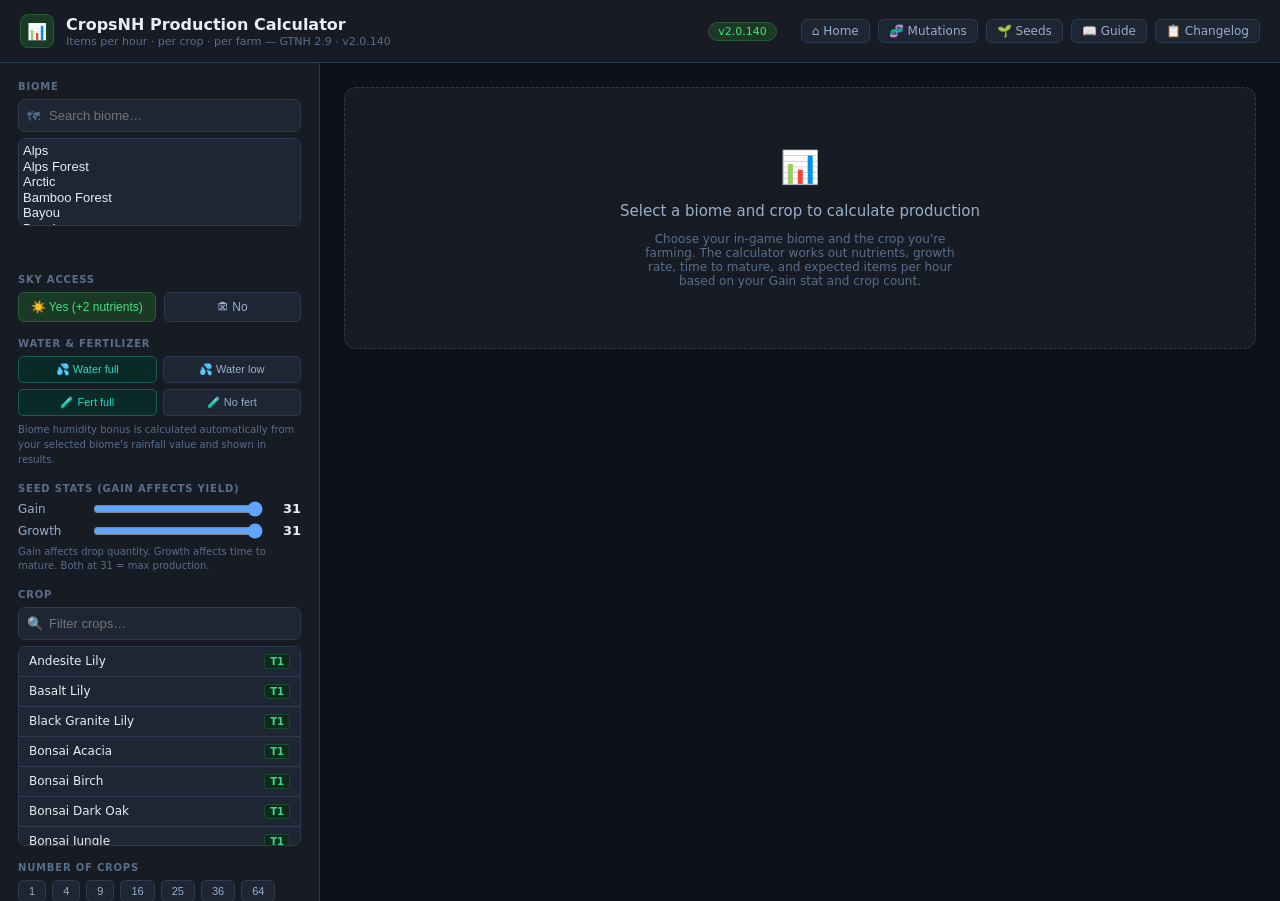
<file: production.html>
<!DOCTYPE html>
<html lang="en">
<head>
<meta charset="UTF-8">
<meta name="viewport" content="width=device-width, initial-scale=1.0">
<title>CropsNH Production Calculator</title>
<link rel="icon" href="data:image/svg+xml,<svg xmlns='http://www.w3.org/2000/svg' viewBox='0 0 32 32'><rect width='32' height='32' rx='6' fill='%230d2a1c'/><text x='16' y='24' font-size='20' text-anchor='middle'>🌾</text></svg>">
<link rel="stylesheet" href="css/shared.css">
<link rel="stylesheet" href="css/production.css">
</head>
<body>
<div class="hdr">
  <div class="hdr-icon">📊</div>
  <div>
    <div class="hdr-title">CropsNH Production Calculator</div>
    <div class="hdr-sub">Items per hour · per crop · per farm — GTNH 2.9 · v2.0.140</div>
  </div>
  <div class="badge">v2.0.140</div>
  <div class="hdr-nav">
    <a href="index.html">⌂ Home</a>
    <a href="calculator.html">🧬 Mutations</a>
    <a href="collection.html">🌱 Seeds</a>
    <a href="guide.html">📖 Guide</a>
    <a href="changelog.html">📋 Changelog</a>
  </div>
</div>
<div class="main">
<div class="side">

  <div>
    <div class="slabel">Biome</div>
    <div class="sw" style="margin-bottom:6px">
      <span class="sw-ic">🗺</span>
      <input type="text" id="biomeSearch" placeholder="Search biome…" oninput="filterBiomes()">
    </div>
    <select id="biomeSelect" size="5" style="border-radius:7px;padding:4px" onchange="onBiomeChange()">
    </select>
    <div class="biome-tags" id="biomeTags"></div>
    <div id="biomeNote" class="biome-note" style="display:none"></div>
  </div>

  <div>
    <div class="slabel">Sky Access</div>
    <div class="sky-toggle">
      <button class="sky-btn act" id="skyYes" onclick="setSky(true)">☀️ Yes (+2 nutrients)</button>
      <button class="sky-btn" id="skyNo" onclick="setSky(false)">🏚 No</button>
    </div>
  </div>

  <div>
    <div class="slabel">Water & Fertilizer</div>
    <div class="wfbtn" style="margin-bottom:6px">
      <button class="act" id="waterFull" onclick="setWater(true)">💦 Water full</button>
      <button id="waterLow" onclick="setWater(false)">💦 Water low</button>
    </div>
    <div class="wfbtn">
      <button class="act" id="fertFull" onclick="setFert(true)">🧪 Fert full</button>
      <button id="fertNone" onclick="setFert(false)">🧪 No fert</button>
    </div>
    <div style="font-size:10px;color:var(--tx3);margin-top:6px;line-height:1.5">
      Biome humidity bonus is calculated automatically from your selected biome's rainfall value and shown in results.
    </div>
  </div>

  <div>
    <div class="slabel">Seed Stats (Gain affects yield)</div>
    <div class="srow"><label>Gain</label><input type="range" min="1" max="31" value="31" id="statGain" oninput="upd()"><span class="sval" id="statGainV">31</span></div>
    <div class="srow"><label>Growth</label><input type="range" min="1" max="31" value="31" id="statGrowth" oninput="upd()"><span class="sval" id="statGrowthV">31</span></div>
    <div style="font-size:10px;color:var(--tx3);line-height:1.4">Gain affects drop quantity. Growth affects time to mature. Both at 31 = max production.</div>
  </div>

  <div>
    <div class="slabel">Crop</div>
    <div class="sw" style="margin-bottom:6px">
      <span class="sw-ic">🔍</span>
      <input type="text" id="cropSearch" placeholder="Filter crops…" oninput="filterCrops()">
    </div>
    <div class="crop-pick" id="cropList"></div>
  </div>

  <div>
    <div class="slabel">Number of Crops</div>
    <div style="margin-bottom:8px">
      <div class="qty-presets" id="presets">
        <button class="preset-btn" onclick="setQty(1)">1</button>
        <button class="preset-btn" onclick="setQty(4)">4</button>
        <button class="preset-btn" onclick="setQty(9)">9</button>
        <button class="preset-btn" onclick="setQty(16)">16</button>
        <button class="preset-btn" onclick="setQty(25)">25</button>
        <button class="preset-btn" onclick="setQty(36)">36</button>
        <button class="preset-btn" onclick="setQty(64)">64</button>
      </div>
    </div>
    <div class="qty-row">
      <label>Custom</label>
      <button class="qty-btn" onclick="adjQty(-1)">−</button>
      <input type="text" class="qty-input" id="cropQty" value="9" oninput="upd()">
      <button class="qty-btn" onclick="adjQty(1)">+</button>
    </div>
  </div>

</div>
<div class="content" id="content">
  <div class="hint">
    <div class="hint-icon">📊</div>
    <div class="hint-title">Select a biome and crop to calculate production</div>
    <div style="font-size:12px;color:var(--tx3);max-width:340px;margin-top:4px">
      Choose your in-game biome and the crop you're farming. The calculator works out nutrients, growth rate, time to mature, and expected items per hour based on your Gain stat and crop count.
    </div>
  </div>
</div>
</div>

<script src="js/production.js"></script>
<script src="js/production-2.0.114.js"></script>
</body>
</html>
</file>
<file: css/shared.css>
:root{
  --bg:#0e1117;--bg2:#161b24;--bg3:#1e2533;--bg4:#252d3d;
  --bdr:#2e3a50;--bdr2:#3d4f6a;
  --tx:#e8ecf4;--tx2:#9aafc8;--tx3:#5a6e8a;
  --grn:#4ade80;--grn-d:#1a3a25;--grn-b:#2a5a3a;
  --amb:#fbbf24;--amb-d:#3a2a0a;--amb-b:#5a3f0a;
  --blu:#60a5fa;--blu-d:#0f2040;--blu-b:#1e3a6a;
  --red:#f87171;--red-d:#3a1010;--red-b:#5a2020;
  --pur:#a78bfa;--tel:#2dd4bf;--tel-d:#0a2a28;--gry:#2a3347;
}
*{box-sizing:border-box;margin:0;padding:0}
body{background:var(--bg);color:var(--tx);font-family:'Segoe UI',system-ui,sans-serif;font-size:14px;min-height:100vh}

/* ── Shared header ── */
.hdr{background:var(--bg2);border-bottom:1px solid var(--bdr);padding:14px 20px;display:flex;align-items:center;gap:12px}
.hdr-icon{width:34px;height:34px;background:var(--grn-d);border:1px solid var(--grn-b);border-radius:8px;display:flex;align-items:center;justify-content:center;font-size:16px}
.hdr-title{font-size:16px;font-weight:600}
.hdr-sub{font-size:11px;color:var(--tx3);margin-top:1px}
.badge{margin-left:auto;background:var(--grn-d);border:1px solid var(--grn-b);color:var(--grn);font-size:11px;padding:2px 9px;border-radius:20px;font-weight:500}
.hdr-nav{display:flex;gap:8px;margin-left:12px}
.hdr-nav a{font-size:12px;color:var(--tx2);text-decoration:none;padding:4px 10px;border:1px solid var(--bdr);border-radius:6px;background:var(--bg3);transition:color .15s}
.hdr-nav a:hover{color:var(--tx)}
.hdr-nav a.active{color:var(--grn);border-color:var(--grn-b)}

/* ── Common controls ── */
.fbtn{background:var(--bg3);border:1px solid var(--bdr);border-radius:5px;padding:4px 10px;font-size:11px;color:var(--tx2);cursor:pointer}
.fbtn.act{background:var(--blu-d);border-color:var(--blu-b);color:var(--blu)}
.fbtn:hover:not(.act){border-color:var(--bdr2)}
.pill{display:inline-flex;align-items:center;gap:4px;font-size:10px;padding:2px 8px;border-radius:20px;background:var(--bg4);color:var(--tx3);border:1px solid var(--bdr)}
.pill.ok{background:var(--grn-d);color:var(--grn);border-color:var(--grn-b)}
.pill.warn{background:var(--amb-d);color:var(--amb);border-color:var(--amb-b)}

/* ── Crop tier badges ── */
.ct{font-size:10px;font-weight:600;padding:1px 5px;border-radius:3px;min-width:20px;text-align:center;display:inline-block}
.t1,.t2{background:var(--grn-d);color:var(--grn);border:1px solid var(--grn-b)}
.t3,.t4{background:var(--blu-d);color:var(--blu);border:1px solid var(--blu-b)}
.t5,.t6{background:var(--amb-d);color:var(--amb);border:1px solid var(--amb-b)}
.t7,.t8,.t9{background:var(--red-d);color:var(--red);border:1px solid var(--red-b)}
.t10,.t11,.t12,.t13,.t14,.t15,.t16{background:#2a1040;color:var(--pur);border:1px solid #4a2080}

::-webkit-scrollbar{width:8px;height:8px}
::-webkit-scrollbar-track{background:transparent}
::-webkit-scrollbar-thumb{background:var(--bdr);border-radius:4px}
::-webkit-scrollbar-thumb:hover{background:var(--bdr2)}
</file>
<file: css/calculator.css>
.hdr{background:var(--bg2);border-bottom:1px solid var(--bdr);padding:14px 20px;display:flex;align-items:center;gap:12px}
.hdr-icon{width:34px;height:34px;background:var(--grn-d);border:1px solid var(--grn-b);border-radius:8px;display:flex;align-items:center;justify-content:center;font-size:16px}
.hdr-title{font-size:16px;font-weight:600}.hdr-sub{font-size:11px;color:var(--tx3);margin-top:1px}
.badge{margin-left:auto;background:var(--grn-d);border:1px solid var(--grn-b);color:var(--grn);font-size:11px;padding:2px 9px;border-radius:20px;font-weight:500}
.main{display:grid;grid-template-columns:300px 1fr;min-height:calc(100vh - 62px)}
.side{background:var(--bg2);border-right:1px solid var(--bdr);padding:16px;display:flex;flex-direction:column;gap:14px;overflow-y:auto;max-height:calc(100vh - 62px)}
.slabel{font-size:10px;font-weight:700;text-transform:uppercase;letter-spacing:.08em;color:var(--tx3);margin-bottom:6px}
.sw{position:relative}.sw input{width:100%;background:var(--bg3);border:1px solid var(--bdr);border-radius:7px;padding:7px 10px 7px 30px;color:var(--tx);font-size:12px;outline:none}
.sw input:focus{border-color:var(--bdr2)}.sw-ic{position:absolute;left:9px;top:50%;transform:translateY(-50%);color:var(--tx3);font-size:13px}
.clist{background:var(--bg3);border:1px solid var(--bdr);border-radius:7px;max-height:180px;overflow-y:auto;scrollbar-width:thin;scrollbar-color:var(--bdr2) transparent}
.ci{padding:7px 10px;cursor:pointer;display:flex;align-items:center;gap:7px;border-bottom:1px solid var(--bdr);transition:background .1s}
.ci:last-child{border-bottom:none}.ci:hover{background:var(--bg4)}.ci.sel{background:var(--blu-d);border-left:2px solid var(--blu)}
.cn{font-size:12px;color:var(--tx);flex:1}.ct{font-size:10px;font-weight:600;padding:1px 5px;border-radius:3px;min-width:20px;text-align:center}
.t1,.t2{background:var(--grn-d);color:var(--grn);border:1px solid var(--grn-b)}
.t3,.t4{background:var(--blu-d);color:var(--blu);border:1px solid var(--blu-b)}
.t5,.t6{background:var(--amb-d);color:var(--amb);border:1px solid var(--amb-b)}
.t7,.t8,.t9{background:var(--red-d);color:var(--red);border:1px solid var(--red-b)}
.t10,.t11,.t12,.t13,.t14{background:#2a1040;color:var(--pur);border:1px solid #4a2080}
.pslots{display:flex;flex-direction:column;gap:6px}
.pslot{background:var(--bg3);border:1px solid var(--bdr);border-radius:7px;padding:8px 10px;display:flex;align-items:center;gap:7px;min-height:38px}
.pslot.act{border-color:var(--blu-b);background:var(--blu-d)}.pslot .sl{font-size:10px;color:var(--tx3);min-width:48px}
.pslot .sc{font-size:12px;color:var(--tx);flex:1}.pslot .se{font-size:11px;color:var(--tx3);font-style:italic;flex:1}
.srm{background:none;border:none;color:var(--tx3);cursor:pointer;font-size:14px;padding:2px 4px;border-radius:4px}
.srm:hover{color:var(--red);background:var(--red-d)}
.soilgrid{display:grid;grid-template-columns:1fr 1fr;gap:5px}
.sbtn{background:var(--bg3);border:1px solid var(--bdr);border-radius:6px;padding:7px 9px;color:var(--tx2);font-size:11px;cursor:pointer;text-align:left;transition:all .1s;display:flex;flex-direction:column;gap:2px}
.sbtn.act{background:var(--blu-d);border-color:var(--blu-b);color:var(--blu)}.sbtn:hover:not(.act){border-color:var(--bdr2);color:var(--tx)}
.snm{font-weight:500}.snote{font-size:9px;color:var(--tx3)}.sbtn.act .snote{color:#5a8fc0}
.srow{display:flex;align-items:center;gap:8px;margin-bottom:6px}
.srow label{font-size:11px;color:var(--tx2);min-width:65px}
.srow input[type=range]{flex:1;accent-color:var(--blu)}
.sval{font-size:12px;font-weight:600;color:var(--tx);min-width:24px;text-align:right}
.envt{display:flex;gap:6px;flex-wrap:wrap}
.etbtn{background:var(--bg3);border:1px solid var(--bdr);border-radius:5px;padding:5px 10px;font-size:11px;color:var(--tx2);cursor:pointer;transition:all .1s}
.etbtn.act{background:var(--tel-d);border-color:#1a5a56;color:var(--tel)}.etbtn:hover:not(.act){border-color:var(--bdr2)}
.content{padding:20px;display:flex;flex-direction:column;gap:16px;overflow-y:auto;max-height:calc(100vh - 62px)}
.hint{display:flex;flex-direction:column;align-items:center;justify-content:center;gap:6px;padding:40px;color:var(--tx3);text-align:center;background:var(--bg2);border:1px dashed var(--bdr);border-radius:12px}
.hint-icon{font-size:28px;margin-bottom:6px}.hint-title{font-size:14px;color:var(--tx2)}
.hero{background:var(--bg2);border:1px solid var(--bdr);border-radius:10px;padding:16px 20px}
.hero-top{display:grid;grid-template-columns:repeat(4,1fr);gap:10px;margin-bottom:14px}
.hcard{background:var(--bg3);border:1px solid var(--bdr);border-radius:8px;padding:12px;text-align:center}
.hval{font-size:28px;font-weight:700;line-height:1;margin-bottom:3px}.hlbl{font-size:11px;color:var(--tx2)}
.c-grn{color:var(--grn)}.c-amb{color:var(--amb)}.c-red{color:var(--red)}.c-blu{color:var(--blu)}.c-gry{color:var(--tx3)}.c-pur{color:var(--pur)}
.nbar-wrap{margin-top:10px}.nbar-row{display:flex;justify-content:space-between;font-size:10px;color:var(--tx3);margin-bottom:3px}
.nbar-track{height:6px;background:var(--bg4);border-radius:3px;overflow:hidden;border:1px solid var(--bdr)}
.nbar-fill{height:100%;border-radius:3px;transition:width .3s}
.pills{display:flex;gap:6px;flex-wrap:wrap;margin-top:8px}
.pill{display:inline-flex;align-items:center;gap:4px;font-size:10px;padding:2px 8px;border-radius:20px;background:var(--bg4);color:var(--tx3);border:1px solid var(--bdr)}
.pill.ok{background:var(--grn-d);color:var(--grn);border-color:var(--grn-b)}.pill.warn{background:var(--amb-d);color:var(--amb);border-color:var(--amb-b)}
.path-section{background:var(--bg2);border:1px solid var(--bdr);border-radius:10px;padding:16px 20px}
.path-section h2{font-size:13px;font-weight:600;color:var(--tx2);display:flex;align-items:center;gap:6px;margin-bottom:12px}
.path-grid{display:flex;flex-direction:column;gap:8px}
.path-card{background:var(--bg3);border:1px solid var(--bdr);border-radius:8px;padding:12px 14px}
.path-card.best{border-color:var(--grn-b);background:linear-gradient(135deg,#0f2a1a,var(--bg3))}
.path-steps{display:flex;align-items:center;flex-wrap:wrap;gap:4px;margin-bottom:8px}
.ps-crop{font-size:11px;background:var(--bg4);border:1px solid var(--bdr);border-radius:4px;padding:2px 8px;color:var(--tx);white-space:nowrap}
.ps-crop.target{background:var(--grn-d);border-color:var(--grn-b);color:var(--grn);font-weight:500}
.ps-crop.starter{background:var(--blu-d);border-color:var(--blu-b);color:var(--blu)}
.ps-arr{color:var(--tx3);font-size:12px;padding:0 2px}
.path-meta{display:flex;gap:8px;align-items:center;flex-wrap:wrap}
.pmeta-item{font-size:10px;color:var(--tx3);background:var(--gry);border-radius:3px;padding:1px 6px}
.pmeta-item.good{color:var(--grn);background:var(--grn-d)}
.pmeta-item.warn{color:var(--amb);background:var(--amb-d)}
.path-sub{font-size:11px;color:var(--tx3);margin-top:6px;line-height:1.5}
.filter-row{display:flex;gap:6px;align-items:center;flex-wrap:wrap}
.fbtn{background:var(--bg3);border:1px solid var(--bdr);border-radius:5px;padding:4px 10px;font-size:11px;color:var(--tx2);cursor:pointer}
.fbtn.act{background:var(--blu-d);border-color:var(--blu-b);color:var(--blu)}.fbtn:hover:not(.act){border-color:var(--bdr2)}
.rcount{font-size:11px;color:var(--tx3);margin-left:auto}
.rgrid{display:grid;grid-template-columns:repeat(auto-fill,minmax(220px,1fr));gap:10px}
.mcard{background:var(--bg2);border:1px solid var(--bdr);border-radius:8px;padding:12px 14px;display:flex;flex-direction:column;gap:6px}
.mcard.match{border-left:3px solid var(--grn)}.mcard.pool-m{border-left:3px solid var(--amb)}.mcard.nomatch{opacity:.5}
.mc-top{display:flex;align-items:center;gap:6px}.mc-nm{font-size:13px;font-weight:500;color:var(--tx);flex:1}
.mc-type{font-size:9px;font-weight:700;padding:1px 6px;border-radius:3px}
.mc-type.det{background:var(--grn-d);color:var(--grn)}.mc-type.pool{background:var(--amb-d);color:var(--amb)}.mc-type.mach{background:#2a1040;color:var(--pur)}
.mc-par{font-size:10px;color:var(--tx3)}.mc-par span{color:var(--tx2)}
.mc-prob{font-size:12px;font-weight:600}.mc-prob.high{color:var(--grn)}.mc-prob.mid{color:var(--amb)}.mc-prob.low{color:var(--red)}.mc-prob.none{color:var(--tx3)}
.mc-tags{display:flex;flex-wrap:wrap;gap:3px}
.mc-tag{font-size:9px;padding:1px 5px;border-radius:2px;background:var(--gry);color:var(--tx2)}
.mc-req{font-size:10px;color:var(--amb);background:var(--amb-d);border:1px solid var(--amb-b);border-radius:3px;padding:2px 6px}
.mc-soil{font-size:10px;color:var(--tel);background:var(--tel-d);border-radius:3px;padding:1px 6px}
.sect-title{font-size:13px;font-weight:600;color:var(--tx2);display:flex;align-items:center;gap:6px}
.formula-box{background:var(--bg2);border:1px solid var(--bdr);border-radius:8px;padding:14px 18px}
.fl{display:flex;gap:6px;align-items:baseline;margin-bottom:5px;font-size:11px;color:var(--tx3)}
.fl .fk{color:var(--tx2);min-width:130px}.fl .fv{color:var(--tx);font-weight:500}
.no-path{font-size:12px;color:var(--tx3);padding:12px;text-align:center}
.soil-needed{font-size:10px;padding:1px 6px;border-radius:3px;background:var(--tel-d);color:var(--tel);border:1px solid #1a4a48}
</file>
<file: css/guide.css>
html{scroll-behavior:smooth}
:root{--sidebar-w:240px;--pur-d:#1a1040}
body{display:flex;min-height:100vh}


nav{width:var(--sidebar-w);min-width:var(--sidebar-w);background:var(--bg2);border-right:1px solid var(--bdr);position:fixed;top:0;left:0;height:100vh;overflow-y:auto;padding:20px 0;scrollbar-width:thin;scrollbar-color:var(--bdr2) transparent;z-index:100}
.nav-logo{padding:0 18px 16px;border-bottom:1px solid var(--bdr);margin-bottom:12px}
.nav-logo-title{font-size:14px;font-weight:700;color:var(--grn)}
.nav-logo-sub{font-size:10px;color:var(--tx3);margin-top:2px}
.nav-section{font-size:9px;font-weight:700;text-transform:uppercase;letter-spacing:.1em;color:var(--tx3);padding:12px 18px 4px}
nav a{display:block;padding:6px 18px;font-size:12px;color:var(--tx2);text-decoration:none;border-left:2px solid transparent;transition:all .12s}
nav a:hover{color:var(--tx);background:var(--bg3);border-left-color:var(--bdr2)}
nav a.active{color:var(--grn);border-left-color:var(--grn);background:var(--grn-d)}
.nav-links{margin:0 12px;display:flex;flex-direction:column;gap:5px;padding-bottom:12px;border-bottom:1px solid var(--bdr);margin-bottom:8px}
.nav-link-btn{display:block;background:var(--bg3);border:1px solid var(--bdr);border-radius:7px;padding:8px 12px;font-size:12px;font-weight:500;color:var(--tx2);text-decoration:none;text-align:center}
.nav-link-btn:hover{color:var(--tx);border-color:var(--bdr2)}
.nav-link-btn.primary{background:var(--grn-d);border-color:var(--grn-b);color:var(--grn)}

main{margin-left:var(--sidebar-w);flex:1;max-width:860px;padding:48px 48px 80px}

h1{font-size:36px;font-weight:800;color:var(--tx);letter-spacing:-.02em;line-height:1.1;margin-bottom:8px}
h2{font-size:22px;font-weight:700;color:var(--tx);margin:52px 0 0;padding-top:52px;border-top:1px solid var(--bdr)}
h2:first-of-type{border-top:none;padding-top:0;margin-top:24px}
h3{font-size:16px;font-weight:600;color:var(--blu);margin:28px 0 10px}
p{margin-bottom:14px;color:var(--tx2);line-height:1.7}
strong{color:var(--tx);font-weight:600}
em{color:var(--amb);font-style:normal}
code{font-family:monospace;font-size:13px;background:var(--bg4);border:1px solid var(--bdr);border-radius:4px;padding:1px 6px;color:var(--tel)}
a{color:var(--blu);text-decoration:none}
ul,ol{margin:10px 0 14px 22px;color:var(--tx2);line-height:2}
li{margin-bottom:2px}
li strong{color:var(--tx)}

/* ── TLDR BOX ── */
.tldr{background:linear-gradient(135deg,#0a1e10,#0d2a1c);border:1px solid var(--grn-b);border-left:4px solid var(--grn);border-radius:10px;padding:16px 20px;margin:18px 0 10px}
.tldr-label{font-size:10px;font-weight:700;text-transform:uppercase;letter-spacing:.1em;color:var(--grn);margin-bottom:8px;display:flex;align-items:center;gap:6px}
.tldr-
.tldr-body strong{color:var(--grn)}
.tldr-body ul{margin:6px 0 0 18px;color:var(--tx2)}

/* ── SPOILER ── */
.spoiler-wrap{margin:10px 0 24px}
.spoiler-toggle{display:flex;align-items:center;gap:8px;cursor:pointer;padding:10px 16px;background:var(--bg3);border:1px solid var(--bdr);border-radius:8px;font-size:12px;font-weight:600;color:var(--tx2);user-select:none;transition:all .15s;width:100%}
.spoiler-toggle:hover{background:var(--bg4);border-color:var(--bdr2);color:var(--tx)}
.spoiler-toggle .s-icon{font-size:14px;transition:transform .2s}
.spoiler-toggle.open .s-icon{transform:rotate(90deg)}
.spoiler-toggle .s-label{flex:1}
.spoiler-toggle .s-hint{font-size:10px;font-weight:400;color:var(--tx3)}
.spoiler-content{display:none;padding:18px 20px;background:var(--bg2);border:1px solid var(--bdr);border-top:none;border-radius:0 0 8px 8px;margin-top:-1px}
.spoiler-content.open{display:block}
.spoiler-content p{color:var(--tx2);font-size:14px}
.spoiler-content h3{margin-top:18px}
.spoiler-content h4{font-size:12px;font-weight:700;text-transform:uppercase;letter-spacing:.06em;color:var(--tx3);margin:16px 0 6px}

/* ── CALLOUTS ── */
.tip{border-radius:8px;padding:12px 16px;margin:14px 0;border-left:3px solid;font-size:14px}
.tip-grn{background:var(--grn-d);border-color:var(--grn);color:var(--tx2)}
.tip-amb{background:var(--amb-d);border-color:var(--amb);color:var(--tx2)}
.tip-red{background:var(--red-d);border-color:var(--red);color:var(--tx2)}
.tip-blu{background:var(--blu-d);border-color:var(--blu);color:var(--tx2)}
.tip-pur{background:var(--pur-d);border-color:var(--pur);color:var(--tx2)}
.tip strong{color:var(--tx)}
.tip-label{font-size:10px;font-weight:700;text-transform:uppercase;letter-spacing:.08em;margin-bottom:5px}
.tip-grn .tip-label{color:var(--grn)}
.tip-amb .tip-label{color:var(--amb)}
.tip-red .tip-label{color:var(--red)}
.tip-blu .tip-label{color:var(--blu)}
.tip-pur .tip-label{color:var(--pur)}

/* ── HERO ── */
.hero-tag{font-size:11px;font-weight:700;text-transform:uppercase;letter-spacing:.12em;color:var(--grn);margin-bottom:10px}
.hero-desc{font-size:17px;color:var(--tx2);max-width:640px;line-height:1.6;margin-top:10px}
.hero-chips{display:flex;gap:8px;flex-wrap:wrap;margin:16px 0 24px}
.chip{font-size:11px;padding:4px 12px;border-radius:20px;font-weight:500}
.chip-grn{background:var(--grn-d);color:var(--grn);border:1px solid var(--grn-b)}
.chip-blu{background:var(--blu-d);color:var(--blu);border:1px solid var(--blu-b)}
.chip-amb{background:var(--amb-d);color:var(--amb);border:1px solid var(--amb-b)}
.chip-pur{background:var(--pur-d);color:var(--pur);border:1px solid #3a2070}

/* ── LEVEL BADGES ── */
.level{display:inline-flex;align-items:center;gap:5px;font-size:10px;font-weight:700;padding:3px 10px;border-radius:20px;margin-bottom:6px}
.lv-novice{background:#0d2a1c;color:var(--grn);border:1px solid var(--grn-b)}
.lv-advanced{background:var(--amb-d);color:var(--amb);border:1px solid var(--amb-b)}
.lv-master{background:var(--red-d);color:var(--red);border:1px solid var(--red-b)}

/* ── STACK DIAGRAM ── */
.stack{display:flex;flex-direction:column;gap:3px;margin:16px 0;max-width:380px}
.stack-layer{display:flex;align-items:center;gap:10px;padding:8px 14px;border-radius:6px;font-size:13px}
.stack-y{font-size:11px;font-weight:700;min-width:28px;font-family:monospace}
.stack-name{font-weight:500;flex:1}
.stack-note{font-size:11px;color:var(--tx3)}
.layer-stick{background:#1a3a28;border:1px solid #2a5a3c}.layer-stick .stack-y{color:var(--grn)}.layer-stick .stack-name{color:var(--grn)}
.layer-soil{background:#2a1e10;border:1px solid #4a3020}.layer-soil .stack-y{color:var(--amb)}.layer-soil .stack-name{color:var(--amb)}
.layer-under{background:#1a1040;border:1px solid #3a2070}.layer-under .stack-y{color:var(--pur)}.layer-under .stack-name{color:var(--pur)}

/* ── TABLES ── */
table{width:100%;border-collapse:collapse;font-size:13px;margin:16px 0}
th{background:var(--bg4);color:var(--tx2);font-weight:600;padding:8px 12px;text-align:left;border-bottom:2px solid var(--bdr2);font-size:11px;text-transform:uppercase;letter-spacing:.05em}
td{padding:8px 12px;border-bottom:1px solid var(--bdr);color:var(--tx2);vertical-align:top}
tr:hover td{background:var(--bg3)}
.tb{font-weight:600;color:var(--tx)}

/* ── TIER BADGES ── */
.tier{display:inline-block;font-size:10px;font-weight:700;padding:1px 6px;border-radius:3px}
.t1,.t2{background:#0d2a1c;color:#3dd68c;border:1px solid #1a4a30}
.t3,.t4{background:#0a1e38;color:#4da6ff;border:1px solid #0e3060}
.t5,.t6{background:#2a1a06;color:#f5a623;border:1px solid #4a300a}
.t7,.t8,.t9{background:#2a1010;color:#f07070;border:1px solid #4a2020}
.t10,.t11,.t12,.t13,.t14{background:#1a1040;color:#b08af5;border:1px solid #3a2070}

/* ── LAYOUT DIAGRAM ── */
.farm-grid{display:inline-grid;gap:3px;margin:16px 0;padding:12px;background:var(--bg3);border:1px solid var(--bdr);border-radius:8px}
.fc{width:40px;height:40px;border-radius:5px;display:flex;align-items:center;justify-content:center;font-size:16px;border:1px solid var(--bdr)}
.fc-crop{background:#0d2a1c;border-color:var(--grn-b)}
.fc-cross{background:var(--blu-d);border-color:var(--blu-b)}
.fc-empty{background:var(--bg4);border-color:var(--bdr);opacity:.4}

/* ── FORMULA ── */
.formula{background:var(--bg4);border:1px solid var(--bdr2);border-radius:7px;padding:14px 18px;margin:12px 0;font-family:monospace;font-size:13px;color:var(--tel);line-height:2}
.formula .cm{color:var(--tx3);font-family:'Segoe UI',sans-serif;font-size:11px}

/* ── PRIORITY CARD ── */
.pgrid{display:grid;grid-template-columns:repeat(auto-fill,minmax(220px,1fr));gap:10px;margin:16px 0}
.pcard{background:var(--bg3);border:1px solid var(--bdr);border-radius:8px;padding:12px 14px}
.pcard-era{font-size:10px;font-weight:700;text-transform:uppercase;letter-spacing:.08em;margin-bottom:8px}
.pcard-era.early{color:var(--grn)}.pcard-era.mid{color:var(--amb)}.pcard-era.late{color:var(--red)}
.pcard li{font-size:12px;color:var(--tx2);margin-bottom:4px;list-style:none;padding-left:0}
.pcard li::before{content:"▶ ";color:var(--tx3);font-size:9px}

/* ── BIOME CARD ── */
.blocation{background:var(--bg3);border:1px solid var(--bdr);border-radius:8px;padding:12px 14px;margin-bottom:8px}
.blocation-name{font-size:13px;font-weight:600;color:var(--tx);margin-bottom:4px}
.blocation-tags{display:flex;gap:4px;flex-wrap:wrap;margin-bottom:6px}
.btag{font-size:10px;padding:1px 7px;border-radius:20px;background:var(--bg4);border:1px solid var(--bdr);color:var(--tx3)}
.btag.key{background:var(--grn-d);border-color:var(--grn-b);color:var(--grn);font-weight:600}
.blocation-crops{font-size:12px;color:var(--tx2)}

/* ── STEP FLOW ── */
.steps{display:flex;flex-direction:column;gap:0;margin:16px 0}
.step{display:flex;gap:14px;align-items:flex-start}
.step-line{display:flex;flex-direction:column;align-items:center;width:32px;min-width:32px}
.step-dot{width:32px;height:32px;border-radius:50%;display:flex;align-items:center;justify-content:center;font-size:13px;font-weight:700;flex-shrink:0}
.step-conn{width:2px;flex:1;min-height:12px;background:var(--bdr2);margin:2px 0}
.step-
.step-title{font-size:14px;font-weight:600;margin-bottom:4px;color:var(--tx)}
.step-desc{font-size:13px;color:var(--tx2);line-height:1.6}
.step-grn .step-dot{background:var(--grn-d);border:2px solid var(--grn);color:var(--grn)}
.step-blu .step-dot{background:var(--blu-d);border:2px solid var(--blu);color:var(--blu)}
.step-amb .step-dot{background:var(--amb-d);border:2px solid var(--amb);color:var(--amb)}
.step-pur .step-dot{background:var(--pur-d);border:2px solid var(--pur);color:var(--pur)}
.step-tel .step-dot{background:var(--tel-d);border:2px solid var(--tel);color:var(--tel)}

footer{margin-top:60px;padding-top:24px;border-top:1px solid var(--bdr);font-size:12px;color:var(--tx3)}

@media(max-width:900px){nav{display:none}main{margin-left:0;padding:24px 20px 60px}}
</file>
<file: css/production.css>
.hdr{background:var(--bg2);border-bottom:1px solid var(--bdr);padding:14px 20px;display:flex;align-items:center;gap:12px}
.hdr-icon{width:34px;height:34px;background:var(--grn-d);border:1px solid var(--grn-b);border-radius:8px;display:flex;align-items:center;justify-content:center;font-size:16px}
.hdr-title{font-size:16px;font-weight:600}.hdr-sub{font-size:11px;color:var(--tx3);margin-top:1px}
.nav-links{margin-left:auto;display:flex;gap:8px}
.nav-links a{font-size:12px;color:var(--tx3);text-decoration:none;padding:4px 10px;border:1px solid var(--bdr);border-radius:6px;background:var(--bg3)}
.nav-links a:hover{color:var(--tx)}
.main{display:grid;grid-template-columns:320px 1fr;min-height:calc(100vh - 62px)}
.side{background:var(--bg2);border-right:1px solid var(--bdr);padding:18px;display:flex;flex-direction:column;gap:16px;overflow-y:auto;max-height:calc(100vh - 62px)}
.slabel{font-size:10px;font-weight:700;text-transform:uppercase;letter-spacing:.08em;color:var(--tx3);margin-bottom:7px}
.content{padding:24px;overflow-y:auto;max-height:calc(100vh - 62px)}
input[type=text],select{width:100%;background:var(--bg3);border:1px solid var(--bdr);border-radius:7px;padding:8px 10px;color:var(--tx);font-size:13px;outline:none}
input[type=text]:focus,select:focus{border-color:var(--bdr2)}
select option{background:var(--bg3)}
.sw{position:relative}.sw input{padding-left:30px}.sw-ic{position:absolute;left:9px;top:50%;transform:translateY(-50%);color:var(--tx3);font-size:13px}
.biome-tags{display:flex;flex-wrap:wrap;gap:5px;margin-top:8px;min-height:24px}
.btag{font-size:10px;padding:2px 8px;border-radius:20px;background:var(--bg4);border:1px solid var(--bdr);color:var(--tx3)}
.btag.match{background:var(--grn-d);border-color:var(--grn-b);color:var(--grn);font-weight:600}
.btag.match1{background:var(--amb-d);border-color:var(--amb-b);color:var(--amb)}
.srow{display:flex;align-items:center;gap:10px;margin-bottom:6px}
.srow label{font-size:12px;color:var(--tx2);min-width:65px}
.srow input[type=range]{flex:1;accent-color:var(--blu)}
.sval{font-size:13px;font-weight:600;color:var(--tx);min-width:28px;text-align:right}
.crop-pick{background:var(--bg3);border:1px solid var(--bdr);border-radius:7px;max-height:200px;overflow-y:auto;scrollbar-width:thin;scrollbar-color:var(--bdr2) transparent}
.cp-item{padding:7px 10px;cursor:pointer;display:flex;align-items:center;gap:7px;border-bottom:1px solid var(--bdr);transition:background .1s}
.cp-item:last-child{border-bottom:none}.cp-item:hover{background:var(--bg4)}.cp-item.sel{background:var(--blu-d);border-left:2px solid var(--blu)}
.cp-name{font-size:12px;color:var(--tx);flex:1}.ct{font-size:10px;font-weight:600;padding:1px 5px;border-radius:3px}
.t1,.t2{background:#0d2a1c;color:#3dd68c;border:1px solid #1a4a30}
.t3,.t4{background:#0a1e38;color:#4da6ff;border:1px solid #0e3060}
.t5,.t6{background:#2a1a06;color:#f5a623;border:1px solid #4a300a}
.t7,.t8,.t9{background:#2a1010;color:#f07070;border:1px solid #4a2020}
.t10,.t11,.t12,.t13,.t14{background:#1a1040;color:#b08af5;border:1px solid #3a2070}
.qty-row{display:flex;align-items:center;gap:10px}
.qty-row label{font-size:12px;color:var(--tx2);min-width:80px}
.qty-input{width:80px;text-align:center}
.qty-btn{background:var(--bg4);border:1px solid var(--bdr);border-radius:5px;color:var(--tx2);padding:6px 12px;cursor:pointer;font-size:14px}
.qty-btn:hover{background:var(--bg3);color:var(--tx)}
.hint{display:flex;flex-direction:column;align-items:center;justify-content:center;gap:8px;padding:60px 40px;color:var(--tx3);text-align:center;background:var(--bg2);border:1px dashed var(--bdr);border-radius:12px}
.hint-icon{font-size:32px;margin-bottom:8px}.hint-title{font-size:15px;color:var(--tx2)}
.result-block{background:var(--bg2);border:1px solid var(--bdr);border-radius:10px;padding:18px 22px;margin-bottom:16px}
.result-block h2{font-size:14px;font-weight:600;color:var(--tx2);margin-bottom:14px;display:flex;align-items:center;gap:8px}
.env-grid{display:grid;grid-template-columns:repeat(auto-fill,minmax(160px,1fr));gap:8px;margin-bottom:0}
.env-card{background:var(--bg3);border:1px solid var(--bdr);border-radius:7px;padding:10px 12px;text-align:center}
.env-val{font-size:22px;font-weight:700;line-height:1;margin-bottom:3px}
.env-lbl{font-size:10px;color:var(--tx2)}
.c-grn{color:var(--grn)}.c-amb{color:var(--amb)}.c-blu{color:var(--blu)}.c-red{color:var(--red)}.c-tel{color:var(--tel)}.c-gold{color:var(--gold)}.c-gry{color:var(--tx3)}
.drop-table{width:100%;border-collapse:collapse;font-size:12px;margin-top:10px}
.drop-table th{background:var(--bg4);color:var(--tx2);font-weight:600;padding:6px 10px;text-align:left;border-bottom:2px solid var(--bdr2);font-size:10px;text-transform:uppercase;letter-spacing:.05em}
.drop-table td{padding:7px 10px;border-bottom:1px solid var(--bdr);color:var(--tx2);vertical-align:middle}
.drop-table tr:hover td{background:var(--bg3)}
.drop-table td:nth-child(2),.drop-table td:nth-child(3),.drop-table td:nth-child(4){text-align:right;font-family:monospace}
.item-name{color:var(--tx);font-weight:500}
.qty-presets{display:flex;gap:6px;flex-wrap:wrap}
.preset-btn{font-size:11px;padding:4px 10px;background:var(--bg3);border:1px solid var(--bdr);border-radius:5px;color:var(--tx2);cursor:pointer}
.preset-btn.act{background:var(--blu-d);border-color:var(--blu-b);color:var(--blu)}
.preset-btn:hover:not(.act){border-color:var(--bdr2)}
.biome-note{font-size:11px;color:var(--tx3);padding:8px 10px;background:var(--bg3);border-radius:6px;border:1px solid var(--bdr);margin-top:8px;line-height:1.5}
.biome-note.warn{border-color:var(--amb-b);background:var(--amb-d);color:var(--amb)}
.biome-note.ok{border-color:var(--grn-b);background:var(--grn-d);color:var(--grn)}
.sky-toggle{display:flex;gap:8px}
.sky-btn{flex:1;padding:7px;background:var(--bg3);border:1px solid var(--bdr);border-radius:6px;font-size:12px;color:var(--tx2);cursor:pointer;text-align:center;transition:all .1s}
.sky-btn.act{background:var(--grn-d);border-color:var(--grn-b);color:var(--grn)}
.wfbtn{display:flex;gap:6px}
.wfbtn button{flex:1;padding:6px;background:var(--bg3);border:1px solid var(--bdr);border-radius:5px;font-size:11px;color:var(--tx2);cursor:pointer}
.wfbtn button.act{background:var(--tel-d);border-color:#1a5a56;color:var(--tel)}
</file>
